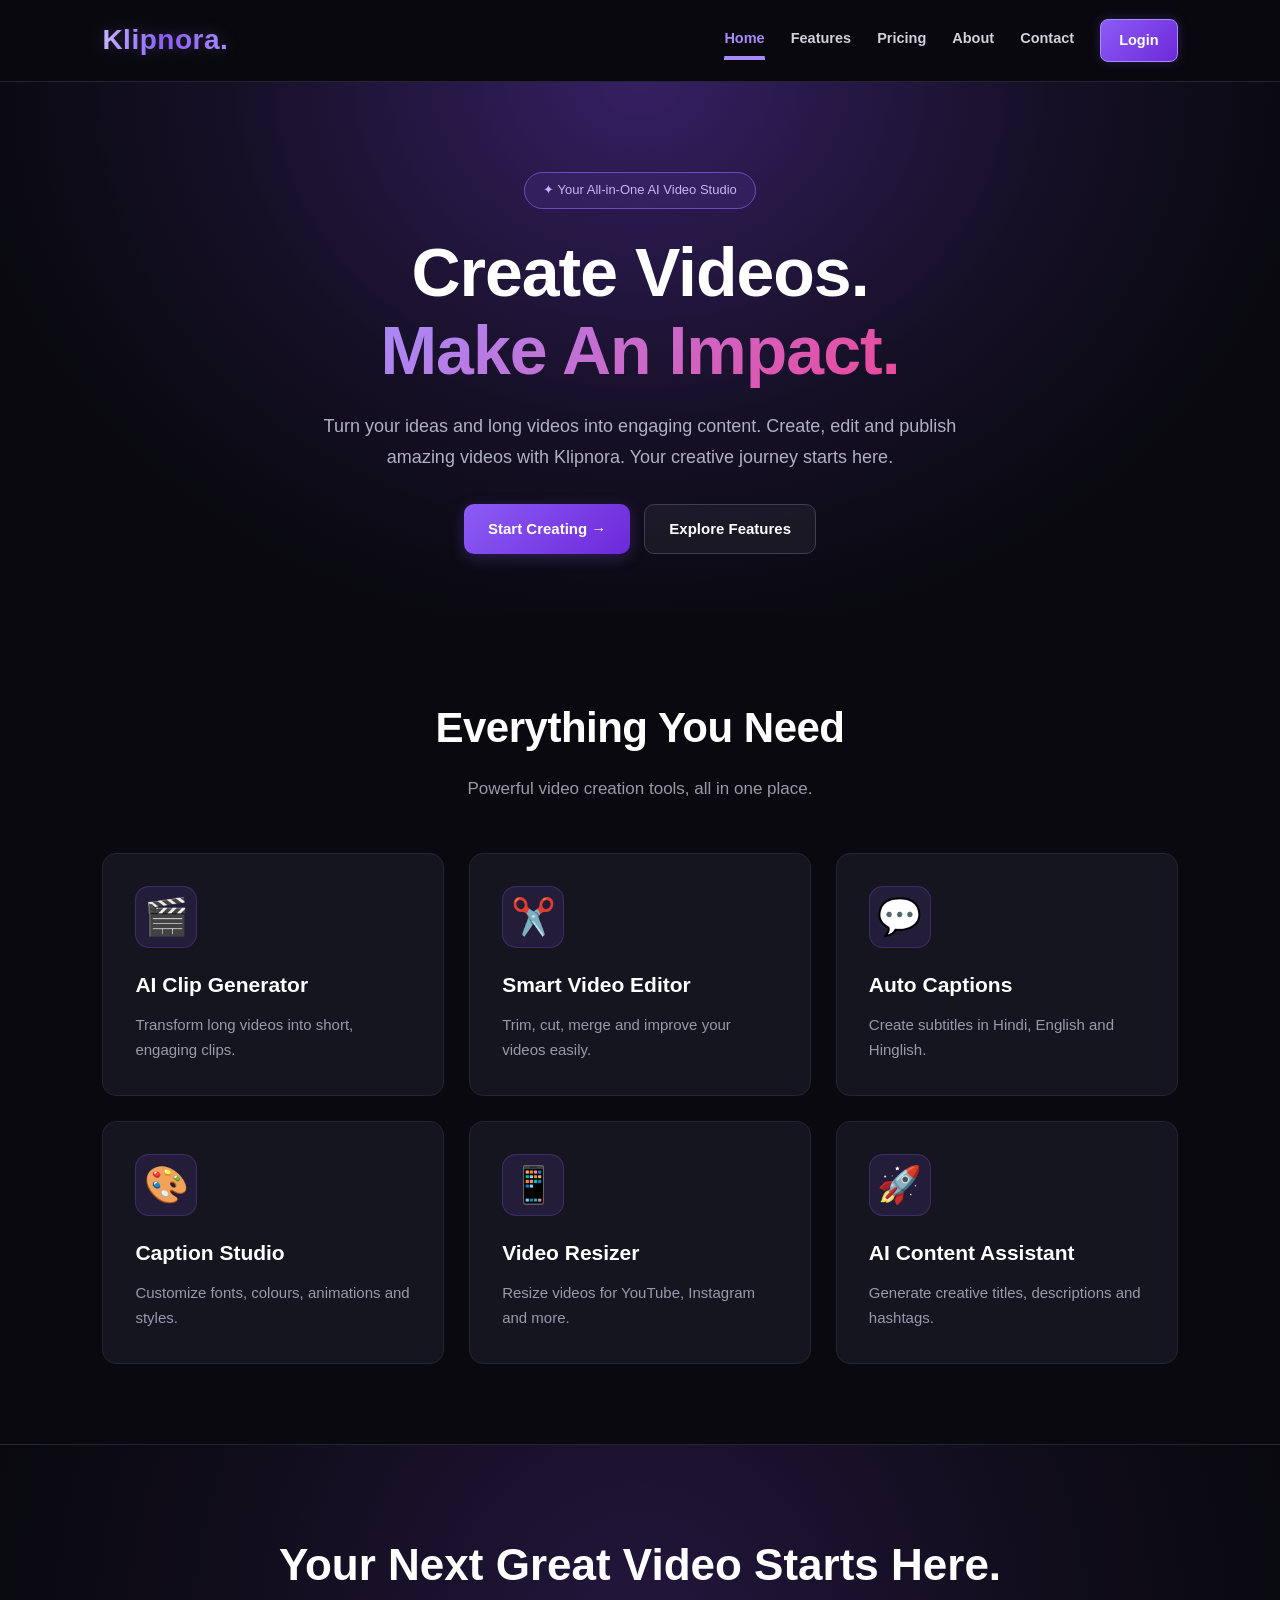
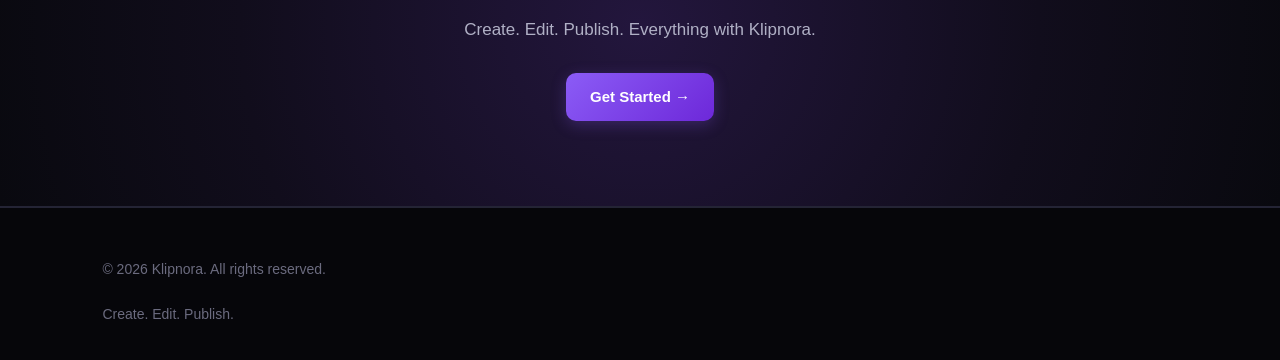
<file: index.html>
<!DOCTYPE html>
<html lang="en">

<head>
    <meta charset="UTF-8">
    <meta name="viewport" content="width=device-width, initial-scale=1.0">

    <meta name="description" content="Klipnora - Create, Edit and Publish amazing videos with AI.">

    <title>Klipnora - Create. Edit. Publish.</title>

    <link rel="stylesheet" href="css/style.css">
    <script src="js/script.js" defer></script>

    <style>
        /* NAVIGATION BAR STYLING */

        header nav a {
            color: #d1d1dc;
            font-weight: 700;
            text-decoration: none;
            padding-bottom: 8px;
            border-bottom: 2px solid transparent;
            transition: 0.3s ease;
        }

        header nav a:hover {
            color: #a78bfa;
        }

        header nav a.active {
            color: #a78bfa;
            border-bottom-color: #a78bfa;
        }

        /* KLIPNORA LOGO STYLING */

        header .logo {
            font-size: 28px;
            font-weight: 800;
            letter-spacing: 0.5px;
            background: linear-gradient(90deg, #c4b5fd, #8b5cf6, #a78bfa);
            -webkit-background-clip: text;
            background-clip: text;
            -webkit-text-fill-color: transparent;
            filter: drop-shadow(0 0 8px rgba(167, 139, 250, 0.25));
        }

        /* LOGIN TAB HIGHLIGHT */

        header nav a[href="auth/login.html"] {
            color: #ffffff;
            background: linear-gradient(135deg, #8b5cf6, #6d28d9);
            padding: 9px 18px;
            border: 1px solid #a78bfa;
            border-radius: 8px;
            box-shadow: 0 0 12px rgba(139, 92, 246, 0.25);
        }

        header nav a[href="auth/login.html"]:hover {
            color: #ffffff;
            background: linear-gradient(135deg, #a78bfa, #7c3aed);
            box-shadow: 0 0 18px rgba(139, 92, 246, 0.45);
        }
    </style>

</head>

<body>

    <header>
        <div class="logo">Klipnora.</div>

        <nav>
            <a href="index.html" class="active">Home</a>
            <a href="features.html">Features</a>
            <a href="pricing.html">Pricing</a>
            <a href="about.html">About</a>
            <a href="contact.html">Contact</a>
            <a href="auth/login.html">Login</a>
        </nav>
    </header>

    <main>

        <section class="hero">

            <div class="tag">
                ✦ Your All-in-One AI Video Studio
            </div>

            <h1>
                Create Videos.<br>
                <span>Make An Impact.</span>
            </h1>

            <p>
                Turn your ideas and long videos into engaging content.
                Create, edit and publish amazing videos with Klipnora.
                Your creative journey starts here.
            </p>

            <div class="buttons">

                <a href="auth/register.html" class="btn primary">
                    Start Creating →
                </a>

                <a href="#features" class="btn secondary">
                    Explore Features
                </a>

            </div>

        </section>

        <section id="features">

            <h2 class="section-title">
                Everything You Need
            </h2>

            <p class="section-description">
                Powerful video creation tools, all in one place.
            </p>

            <div class="features">

                <div class="feature-card">
                    <div class="icon">🎬</div>
                    <h3>AI Clip Generator</h3>
                    <p>Transform long videos into short, engaging clips.</p>
                </div>

                <div class="feature-card">
                    <div class="icon">✂️</div>
                    <h3>Smart Video Editor</h3>
                    <p>Trim, cut, merge and improve your videos easily.</p>
                </div>

                <div class="feature-card">
                    <div class="icon">💬</div>
                    <h3>Auto Captions</h3>
                    <p>Create subtitles in Hindi, English and Hinglish.</p>
                </div>

                <div class="feature-card">
                    <div class="icon">🎨</div>
                    <h3>Caption Studio</h3>
                    <p>Customize fonts, colours, animations and styles.</p>
                </div>

                <div class="feature-card">
                    <div class="icon">📱</div>
                    <h3>Video Resizer</h3>
                    <p>Resize videos for YouTube, Instagram and more.</p>
                </div>

                <div class="feature-card">
                    <div class="icon">🚀</div>
                    <h3>AI Content Assistant</h3>
                    <p>Generate creative titles, descriptions and hashtags.</p>
                </div>

            </div>

        </section>

        <section class="cta">

            <h2>Your Next Great Video Starts Here.</h2>

            <p>Create. Edit. Publish. Everything with Klipnora.</p>

            <a href="auth/register.html" class="btn primary">
                Get Started →
            </a>

        </section>

    </main>

    <footer>
        © 2026 Klipnora. All rights reserved.
        <br><br>
        Create. Edit. Publish.
    </footer>

</body>
</html>
</file>
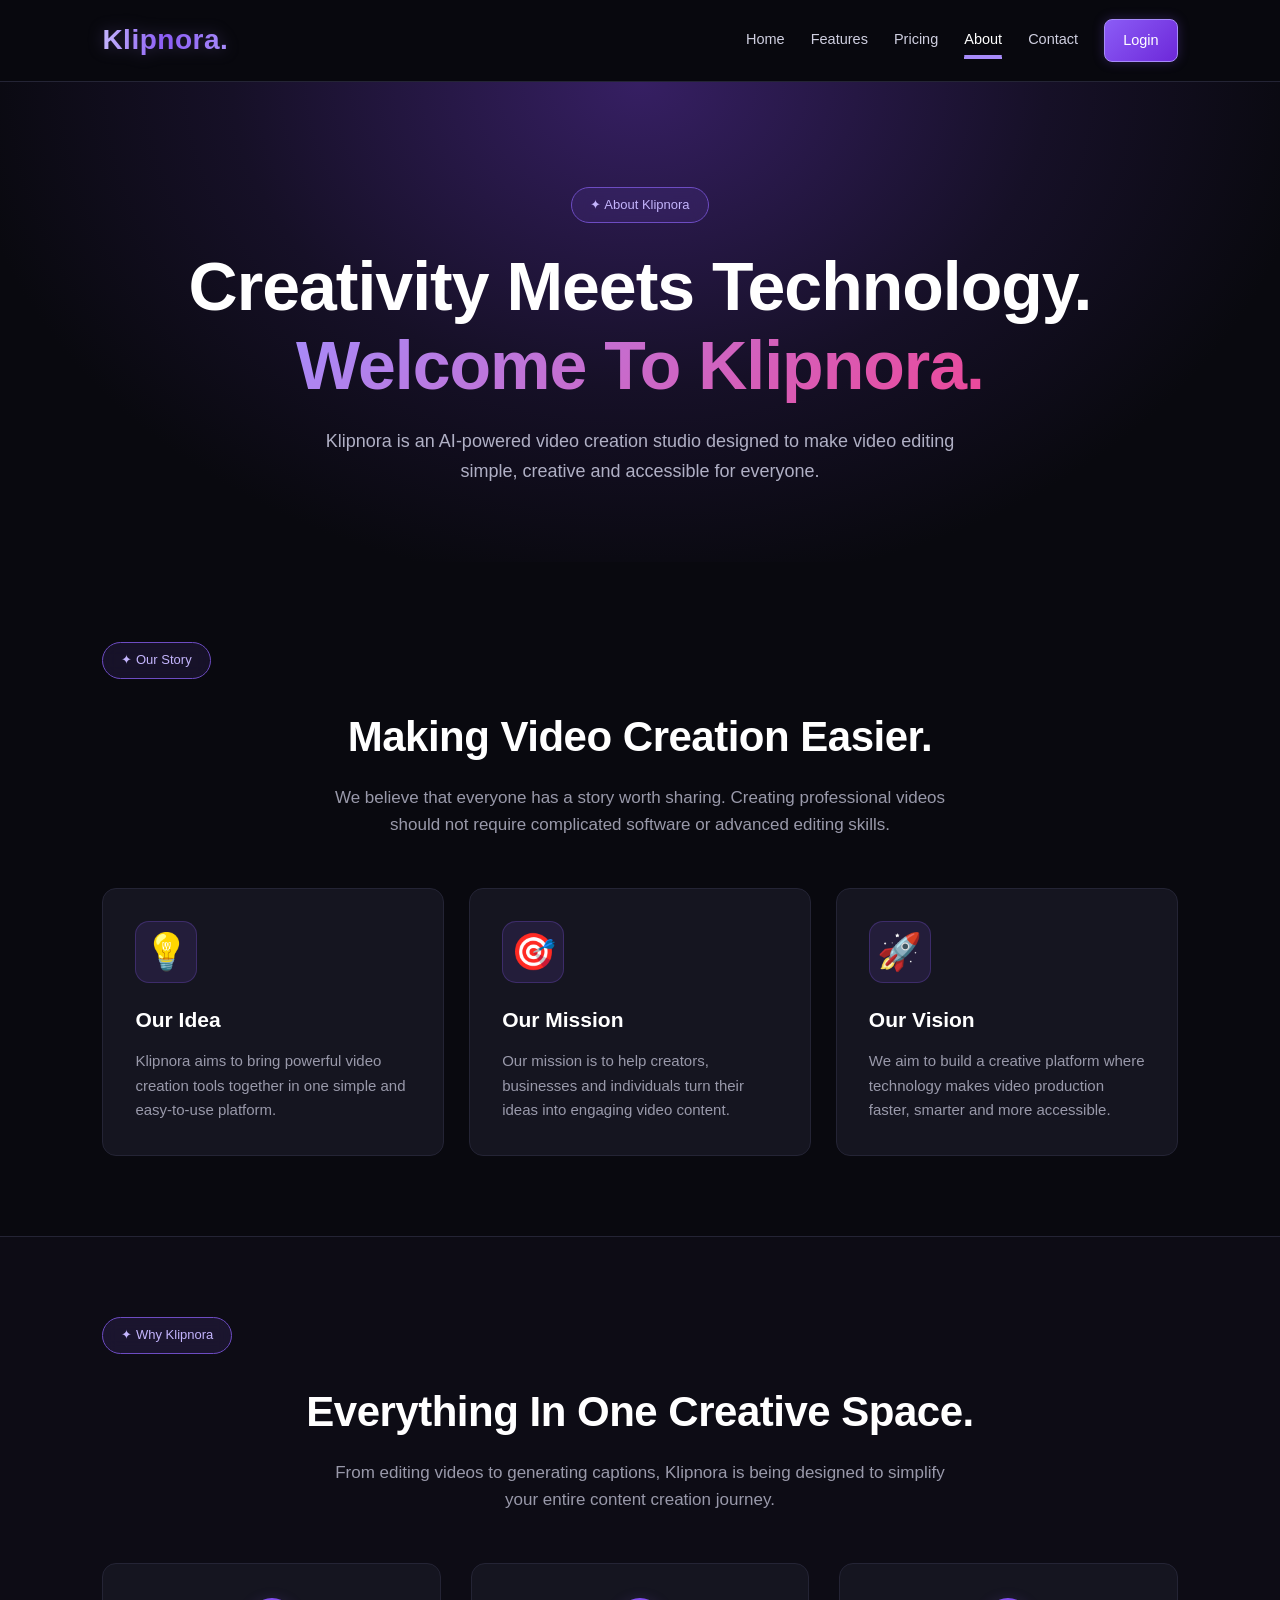
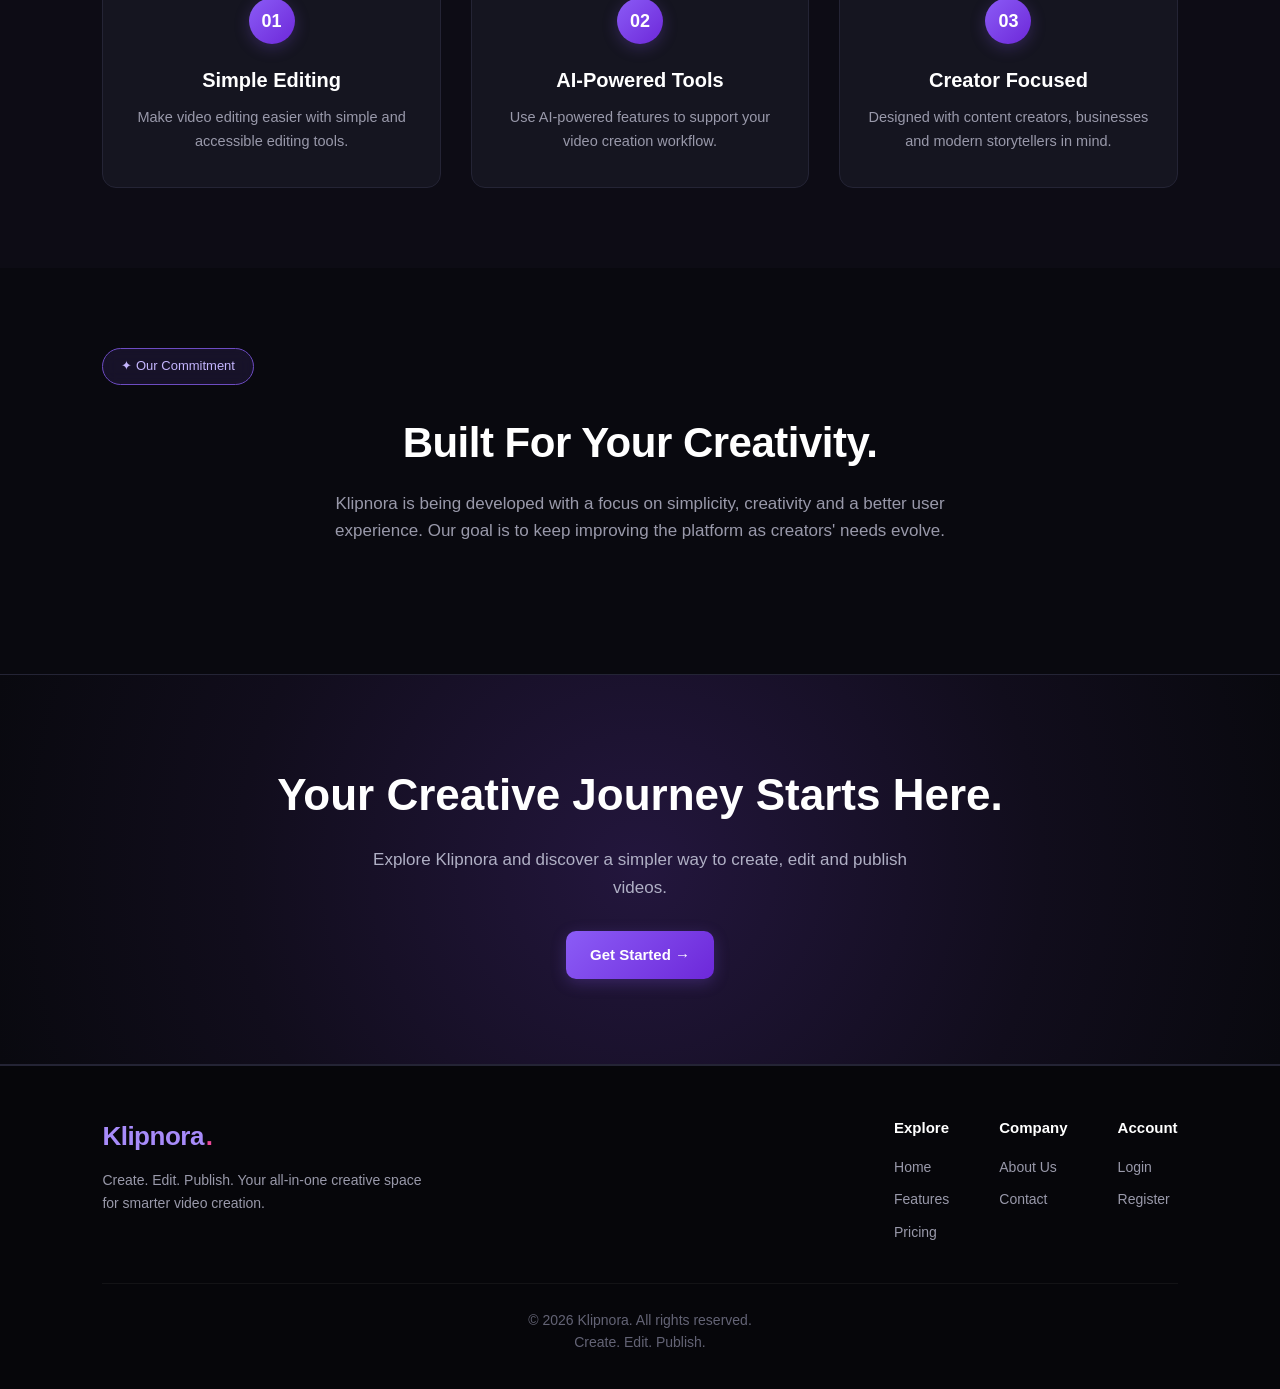
<file: about.html>
<!DOCTYPE html>
<html lang="en">

<head>
    <meta charset="UTF-8">
    <meta name="viewport" content="width=device-width, initial-scale=1.0">

    <meta name="description" content="Learn about Klipnora - Your all-in-one AI video creation and editing studio.">

    <title>About Us - Klipnora</title>

    <link rel="stylesheet" href="css/style.css">
    <script src="js/script.js" defer></script>

    <style>
        /* NAVIGATION BAR STYLING */

        header nav a {
            color: #d1d1dc;
            font-weight: 700;
            text-decoration: none;
            padding-bottom: 8px;
            border-bottom: 2px solid transparent;
            transition: 0.3s ease;
        }

        header nav a:hover {
            color: #a78bfa;
        }

        header nav a.active {
            color: #a78bfa;
            border-bottom-color: #a78bfa;
        }

        /* KLIPNORA LOGO STYLING */

        header .logo {
            font-size: 28px;
            font-weight: 800;
            letter-spacing: 0.5px;
            background: linear-gradient(90deg, #c4b5fd, #8b5cf6, #a78bfa);
            -webkit-background-clip: text;
            background-clip: text;
            -webkit-text-fill-color: transparent;
            filter: drop-shadow(0 0 8px rgba(167, 139, 250, 0.25));
        }

        /* LOGIN TAB HIGHLIGHT */

        header nav a[href="auth/login.html"] {
            color: #ffffff;
            background: linear-gradient(135deg, #8b5cf6, #6d28d9);
            padding: 9px 18px;
            border: 1px solid #a78bfa;
            border-radius: 8px;
            box-shadow: 0 0 12px rgba(139, 92, 246, 0.25);
        }

        header nav a[href="auth/login.html"]:hover {
            color: #ffffff;
            background: linear-gradient(135deg, #a78bfa, #7c3aed);
            box-shadow: 0 0 18px rgba(139, 92, 246, 0.45);
        }
    </style>
</head>

<body>

    <!-- HEADER / NAVIGATION -->
    <header class="header">

        <a href="index.html" class="logo">
            Klipnora.
        </a>

        <nav class="navbar">
            <a href="index.html">Home</a>
            <a href="features.html">Features</a>
            <a href="pricing.html">Pricing</a>
            <a href="about.html" class="active">About</a>
            <a href="contact.html">Contact</a>
            <a href="auth/login.html">Login</a>
        </nav>

    </header>


    <main>

        <!-- HERO SECTION -->
        <section class="hero">

            <div class="hero-tag">
                ✦ About Klipnora
            </div>

            <h1>
                Creativity Meets Technology.<br>
                <span>Welcome To Klipnora.</span>
            </h1>

            <p class="hero-description">
                Klipnora is an AI-powered video creation studio designed
                to make video editing simple, creative and accessible
                for everyone.
            </p>

        </section>


        <!-- OUR STORY -->
        <section>

            <div class="section-heading">

                <span class="hero-tag">
                    ✦ Our Story
                </span>

                <h2>
                    Making Video Creation Easier.
                </h2>

                <p>
                    We believe that everyone has a story worth sharing.
                    Creating professional videos should not require
                    complicated software or advanced editing skills.
                </p>

            </div>

            <div class="features-grid">

                <div class="feature-card">

                    <div class="feature-icon">💡</div>

                    <h3>Our Idea</h3>

                    <p>
                        Klipnora aims to bring powerful video creation
                        tools together in one simple and easy-to-use
                        platform.
                    </p>

                </div>


                <div class="feature-card">

                    <div class="feature-icon">🎯</div>

                    <h3>Our Mission</h3>

                    <p>
                        Our mission is to help creators, businesses
                        and individuals turn their ideas into
                        engaging video content.
                    </p>

                </div>


                <div class="feature-card">

                    <div class="feature-icon">🚀</div>

                    <h3>Our Vision</h3>

                    <p>
                        We aim to build a creative platform where
                        technology makes video production faster,
                        smarter and more accessible.
                    </p>

                </div>

            </div>

        </section>


        <!-- WHY KLIPNORA -->
        <section style="background: #0d0c15; border-top: 1px solid #242435;">

            <div class="section-heading">

                <span class="hero-tag">
                    ✦ Why Klipnora
                </span>

                <h2>
                    Everything In One Creative Space.
                </h2>

                <p>
                    From editing videos to generating captions,
                    Klipnora is being designed to simplify your
                    entire content creation journey.
                </p>

            </div>


            <div class="steps-grid">

                <div class="step-card">

                    <div class="step-number">01</div>

                    <h4>Simple Editing</h4>

                    <p>
                        Make video editing easier with simple
                        and accessible editing tools.
                    </p>

                </div>


                <div class="step-card">

                    <div class="step-number">02</div>

                    <h4>AI-Powered Tools</h4>

                    <p>
                        Use AI-powered features to support
                        your video creation workflow.
                    </p>

                </div>


                <div class="step-card">

                    <div class="step-number">03</div>

                    <h4>Creator Focused</h4>

                    <p>
                        Designed with content creators,
                        businesses and modern storytellers in mind.
                    </p>

                </div>

            </div>

        </section>


        <!-- OUR COMMITMENT -->
        <section>

            <div class="section-heading">

                <span class="hero-tag">
                    ✦ Our Commitment
                </span>

                <h2>
                    Built For Your Creativity.
                </h2>

                <p>
                    Klipnora is being developed with a focus on
                    simplicity, creativity and a better user experience.
                    Our goal is to keep improving the platform
                    as creators' needs evolve.
                </p>

            </div>

        </section>


        <!-- CTA SECTION -->
        <section class="cta-section">

            <h2>
                Your Creative Journey Starts Here.
            </h2>

            <p>
                Explore Klipnora and discover a simpler way
                to create, edit and publish videos.
            </p>

            <a href="auth/register.html" class="btn btn-primary">
                Get Started →
            </a>

        </section>

    </main>


    <!-- FOOTER -->
    <footer class="footer">

        <div class="footer-top">

            <div class="footer-brand">

                <a href="index.html" class="logo">
                    Klipnora<span>.</span>
                </a>

                <p>
                    Create. Edit. Publish.

                    Your all-in-one creative space
                    for smarter video creation.
                </p>

            </div>


            <div class="footer-links">

                <div class="footer-col">

                    <h5>Explore</h5>

                    <ul>
                        <li><a href="index.html">Home</a></li>
                        <li><a href="features.html">Features</a></li>
                        <li><a href="pricing.html">Pricing</a></li>
                    </ul>

                </div>


                <div class="footer-col">

                    <h5>Company</h5>

                    <ul>
                        <li><a href="about.html">About Us</a></li>
                        <li><a href="contact.html">Contact</a></li>
                    </ul>

                </div>


                <div class="footer-col">

                    <h5>Account</h5>

                    <ul>
                        <li><a href="auth/login.html">Login</a></li>
                        <li><a href="auth/register.html">Register</a></li>
                    </ul>

                </div>

            </div>

        </div>


        <div class="footer-bottom">

            © <span id="current-year">2026</span> Klipnora.
            All rights reserved.

            <br>

            Create. Edit. Publish.

        </div>

    </footer>

</body>
</html>
</file>
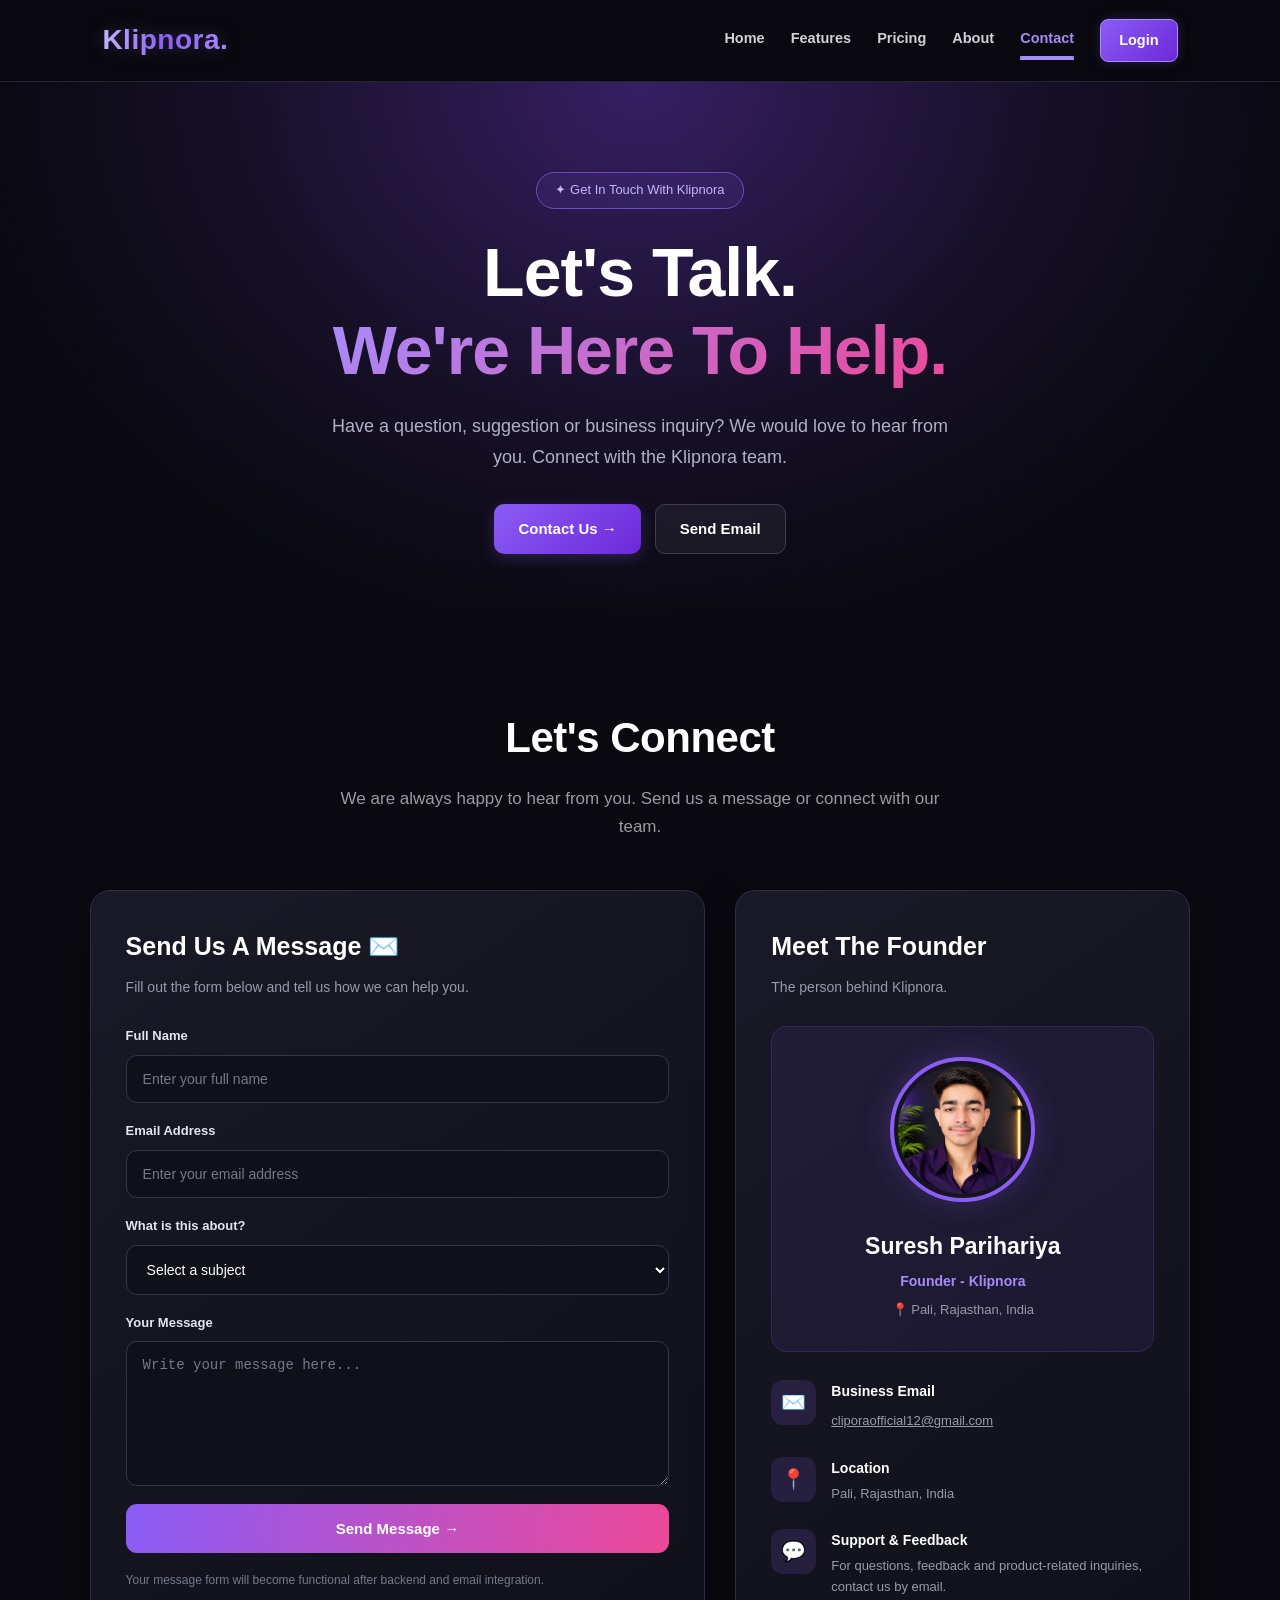
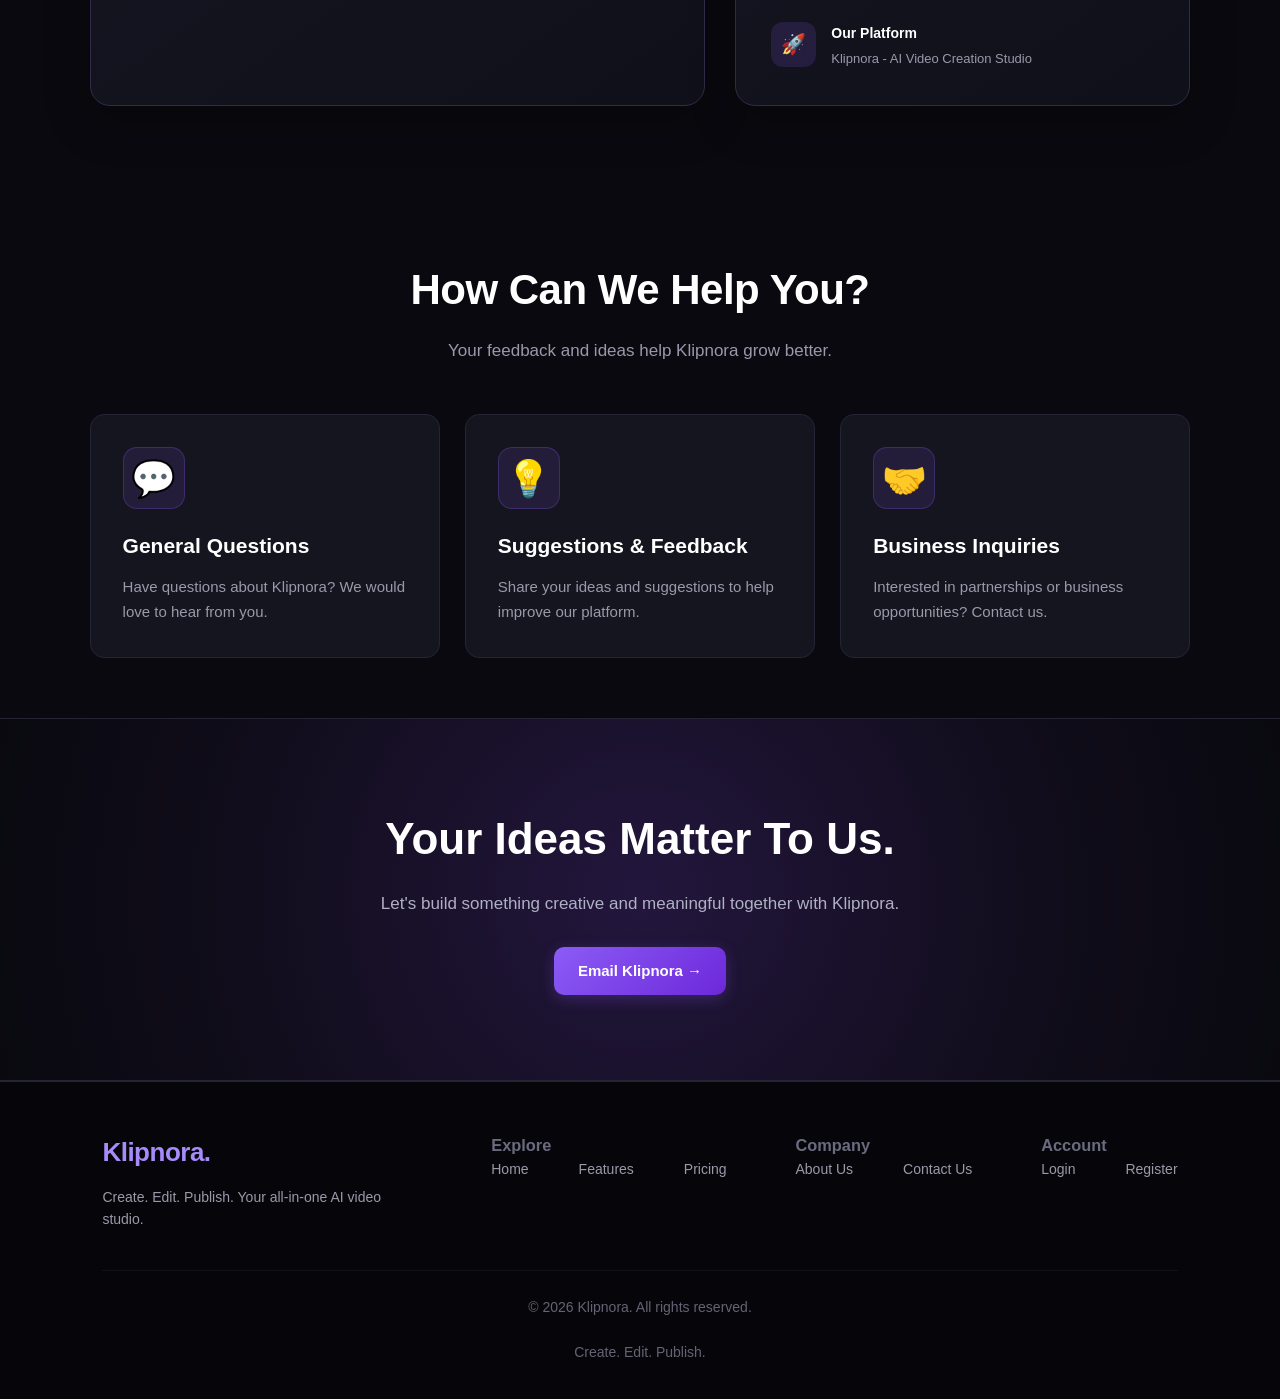
<file: contact.html>
<!DOCTYPE html>
<html lang="en">

<head>
    <meta charset="UTF-8">
    <meta name="viewport" content="width=device-width, initial-scale=1.0">

    <meta name="description" content="Contact Klipnora for support, feedback and business inquiries.">

    <title>Contact Us - Klipnora</title>

    <link rel="stylesheet" href="css/style.css">
    <script src="js/script.js" defer></script>

    <style>
        /* NAVIGATION BAR STYLING */

        header nav a {
            color: #d1d1dc;
            font-weight: 700;
            text-decoration: none;
            padding-bottom: 8px;
            border-bottom: 2px solid transparent;
            transition: 0.3s ease;
        }

        header nav a:hover {
            color: #a78bfa;
        }

        header nav a.active {
            color: #a78bfa;
            border-bottom-color: #a78bfa;
        }

        /* KLIPNORA LOGO STYLING */

        header .logo {
            font-size: 28px;
            font-weight: 800;
            letter-spacing: 0.5px;
            background: linear-gradient(90deg, #c4b5fd, #8b5cf6, #a78bfa);
            -webkit-background-clip: text;
            background-clip: text;
            -webkit-text-fill-color: transparent;
            filter: drop-shadow(0 0 8px rgba(167, 139, 250, 0.25));
        }

        /* LOGIN TAB HIGHLIGHT */

        header nav a[href="auth/login.html"] {
            color: #ffffff;
            background: linear-gradient(135deg, #8b5cf6, #6d28d9);
            padding: 9px 18px;
            border: 1px solid #a78bfa;
            border-radius: 8px;
            box-shadow: 0 0 12px rgba(139, 92, 246, 0.25);
        }

        header nav a[href="auth/login.html"]:hover {
            color: #ffffff;
            background: linear-gradient(135deg, #a78bfa, #7c3aed);
            box-shadow: 0 0 18px rgba(139, 92, 246, 0.45);
        }

        /* CONTACT PAGE */

        .contact-section {
            padding: 90px 7%;
        }

        .contact-container {
            max-width: 1150px;
            margin: 45px auto 0;
            display: grid;
            grid-template-columns: 1.15fr 0.85fr;
            gap: 30px;
            align-items: stretch;
        }

        .contact-form-card,
        .contact-info-card {
            background: linear-gradient(
                145deg,
                #191927,
                #10101a
            );
            border: 1px solid #302b48;
            border-radius: 20px;
            padding: 35px;
            box-shadow: 0 15px 45px rgba(0,0,0,0.25);
        }

        .contact-form-card h2,
        .contact-info-card h2 {
            font-size: 25px;
            margin-bottom: 10px;
        }

        .contact-subtitle {
            color: #9999aa;
            font-size: 14px;
            margin-bottom: 28px;
        }

        .contact-form {
            display: flex;
            flex-direction: column;
            gap: 18px;
        }

        .form-group {
            display: flex;
            flex-direction: column;
            gap: 8px;
        }

        .form-group label {
            color: #e5e5ee;
            font-size: 13px;
            font-weight: 600;
        }

        .form-group input,
        .form-group textarea,
        .form-group select {
            width: 100%;
            padding: 15px 16px;
            background: #10101a;
            color: #ffffff;
            border: 1px solid #343448;
            border-radius: 11px;
            outline: none;
            font-size: 14px;
            margin: 0;
            transition: 0.3s ease;
        }

        .form-group input:focus,
        .form-group textarea:focus,
        .form-group select:focus {
            border-color: #8b5cf6;
            box-shadow: 0 0 0 3px rgba(139,92,246,0.12);
        }

        .form-group textarea {
            min-height: 145px;
            resize: vertical;
        }

        .form-group input::placeholder,
        .form-group textarea::placeholder {
            color: #77778b;
        }

        .contact-submit {
            width: 100%;
            padding: 16px;
            border: none;
            border-radius: 11px;
            color: white;
            font-size: 15px;
            font-weight: 700;
            cursor: pointer;
            background: linear-gradient(
                100deg,
                #8b5cf6,
                #ec4899
            );
            transition: 0.3s ease;
        }

        .contact-submit:hover {
            transform: translateY(-3px);
            box-shadow: 0 10px 25px rgba(139,92,246,0.25);
        }

        .contact-note {
            color: #77778b;
            font-size: 12px;
            line-height: 1.6;
        }

        /* FOUNDER PROFILE */

        .founder-card {
            text-align: center;
            padding: 30px 15px;
            margin-bottom: 28px;
            border-radius: 16px;
            background: rgba(139,92,246,0.08);
            border: 1px solid rgba(139,92,246,0.18);
        }

        .founder-photo {
            width: 145px;
            height: 145px;
            border-radius: 50%;
            object-fit: cover;
            object-position: center;
            border: 4px solid #8b5cf6;
            padding: 4px;
            background: #151520;
            margin: 0 auto 18px;
            box-shadow: 0 0 30px rgba(139,92,246,0.25);
        }

        .founder-card h3 {
            font-size: 23px;
            margin-bottom: 5px;
        }

        .founder-role {
            color: #a78bfa;
            font-size: 14px;
            font-weight: 700;
        }

        .founder-location {
            color: #9999aa;
            font-size: 13px;
            margin-top: 8px;
        }

        /* CONTACT DETAILS */

        .contact-detail {
            display: flex;
            align-items: flex-start;
            gap: 15px;
            margin-top: 24px;
        }

        .contact-detail-icon {
            min-width: 45px;
            height: 45px;
            display: flex;
            align-items: center;
            justify-content: center;
            border-radius: 12px;
            background: rgba(139,92,246,0.15);
            font-size: 20px;
        }

        .contact-detail h3 {
            font-size: 14px;
            margin-bottom: 5px;
        }

        .contact-detail p,
        .contact-detail a {
            color: #9999aa;
            font-size: 13px;
            overflow-wrap: anywhere;
        }

        .contact-detail a:hover {
            color: #a78bfa;
        }

        /* RESPONSIVE */

        @media (max-width: 800px) {
            .contact-container {
                grid-template-columns: 1fr;
            }
        }

        @media (max-width: 600px) {
            .contact-section {
                padding: 65px 5%;
            }

            .contact-form-card,
            .contact-info-card {
                padding: 23px;
            }

            .contact-form-card h2,
            .contact-info-card h2 {
                font-size: 22px;
            }

            .founder-photo {
                width: 125px;
                height: 125px;
            }
        }
    </style>

</head>

<body>

    <!-- HEADER -->

    <header>
        <div class="logo">Klipnora.</div>

        <nav>
            <a href="index.html">Home</a>
            <a href="features.html">Features</a>
            <a href="pricing.html">Pricing</a>
            <a href="about.html">About</a>
            <a href="contact.html" class="active">Contact</a>
            <a href="auth/login.html">Login</a>
        </nav>
    </header>


    <main>

        <!-- HERO -->

        <section class="hero">

            <div class="tag">
                ✦ Get In Touch With Klipnora
            </div>

            <h1>
                Let's Talk.<br>
                <span>We're Here To Help.</span>
            </h1>

            <p>
                Have a question, suggestion or business inquiry?
                We would love to hear from you.
                Connect with the Klipnora team.
            </p>

            <div class="buttons">

                <a href="#contact-details" class="btn primary">
                    Contact Us →
                </a>

                <a href="mailto:cliporaofficial12@gmail.com"
                   class="btn secondary">
                    Send Email
                </a>

            </div>

        </section>


        <!-- CONTACT SECTION -->

        <section class="contact-section" id="contact-details">

            <h2 class="section-title">
                Let's Connect
            </h2>

            <p class="section-description">
                We are always happy to hear from you.
                Send us a message or connect with our team.
            </p>


            <div class="contact-container">


                <!-- CONTACT FORM -->

                <div class="contact-form-card">

                    <h2>Send Us A Message ✉️</h2>

                    <p class="contact-subtitle">
                        Fill out the form below and tell us
                        how we can help you.
                    </p>


                    <form class="contact-form">

                        <div class="form-group">

                            <label for="name">
                                Full Name
                            </label>

                            <input
                                type="text"
                                id="name"
                                name="name"
                                placeholder="Enter your full name"
                                autocomplete="name"
                                required
                            >

                        </div>


                        <div class="form-group">

                            <label for="email">
                                Email Address
                            </label>

                            <input
                                type="email"
                                id="email"
                                name="email"
                                placeholder="Enter your email address"
                                autocomplete="email"
                                required
                            >

                        </div>


                        <div class="form-group">

                            <label for="subject">
                                What is this about?
                            </label>

                            <select
                                id="subject"
                                name="subject"
                                required
                            >

                                <option value="" disabled selected>
                                    Select a subject
                                </option>

                                <option value="General Inquiry">
                                    General Inquiry
                                </option>

                                <option value="Technical Support">
                                    Technical Support
                                </option>

                                <option value="Feedback">
                                    Feedback & Suggestions
                                </option>

                                <option value="Business Partnership">
                                    Business Partnership
                                </option>

                                <option value="Other">
                                    Other
                                </option>

                            </select>

                        </div>


                        <div class="form-group">

                            <label for="message">
                                Your Message
                            </label>

                            <textarea
                                id="message"
                                name="message"
                                placeholder="Write your message here..."
                                required
                            ></textarea>

                        </div>


                        <button
                            type="button"
                            class="contact-submit"
                        >
                            Send Message →
                        </button>


                        <p class="contact-note">
                            Your message form will become functional
                            after backend and email integration.
                        </p>

                    </form>

                </div>



                <!-- FOUNDER AND CONTACT DETAILS -->

                <div class="contact-info-card">

                    <h2>Meet The Founder</h2>

                    <p class="contact-subtitle">
                        The person behind Klipnora.
                    </p>


                    <!-- FOUNDER PHOTO -->

                    <div class="founder-card">

                        <img
                            src="images/founder.jpg"
                            alt="Suresh Parihariya - Founder of Klipnora"
                            class="founder-photo"
                        >

                        <h3>Suresh Parihariya</h3>

                        <p class="founder-role">
                            Founder - Klipnora
                        </p>

                        <p class="founder-location">
                            📍 Pali, Rajasthan, India
                        </p>

                    </div>


                    <!-- EMAIL -->

                    <div class="contact-detail">

                        <div class="contact-detail-icon">
                            ✉️
                        </div>

                        <div>

                            <h3>Business Email</h3>

                            <a href="mailto:cliporaofficial12@gmail.com">
                                cliporaofficial12@gmail.com
                            </a>

                        </div>

                    </div>


                    <!-- LOCATION -->

                    <div class="contact-detail">

                        <div class="contact-detail-icon">
                            📍
                        </div>

                        <div>

                            <h3>Location</h3>

                            <p>
                                Pali, Rajasthan, India
                            </p>

                        </div>

                    </div>


                    <!-- SUPPORT -->

                    <div class="contact-detail">

                        <div class="contact-detail-icon">
                            💬
                        </div>

                        <div>

                            <h3>Support & Feedback</h3>

                            <p>
                                For questions, feedback and
                                product-related inquiries,
                                contact us by email.
                            </p>

                        </div>

                    </div>


                    <!-- WEBSITE -->

                    <div class="contact-detail">

                        <div class="contact-detail-icon">
                            🚀
                        </div>

                        <div>

                            <h3>Our Platform</h3>

                            <p>
                                Klipnora - AI Video Creation Studio
                            </p>

                        </div>

                    </div>

                </div>

            </div>

        </section>


        <!-- WHY CONTACT US -->

        <section style="padding: 60px 7%;">

            <h2 class="section-title">
                How Can We Help You?
            </h2>

            <p class="section-description">
                Your feedback and ideas help Klipnora grow better.
            </p>


            <div class="features">

                <div class="feature-card">

                    <div class="feature-icon">💬</div>

                    <h3>General Questions</h3>

                    <p>
                        Have questions about Klipnora?
                        We would love to hear from you.
                    </p>

                </div>


                <div class="feature-card">

                    <div class="feature-icon">💡</div>

                    <h3>Suggestions & Feedback</h3>

                    <p>
                        Share your ideas and suggestions
                        to help improve our platform.
                    </p>

                </div>


                <div class="feature-card">

                    <div class="feature-icon">🤝</div>

                    <h3>Business Inquiries</h3>

                    <p>
                        Interested in partnerships or
                        business opportunities? Contact us.
                    </p>

                </div>

            </div>

        </section>


        <!-- CTA -->

        <section class="cta">

            <h2>Your Ideas Matter To Us.</h2>

            <p>
                Let's build something creative and meaningful
                together with Klipnora.
            </p>

            <a href="mailto:cliporaofficial12@gmail.com"
               class="btn primary">
                Email Klipnora →
            </a>

        </section>

    </main>



    <!-- FOOTER -->

    <footer>

        <div class="footer-top">

            <div class="footer-brand">

                <div class="logo">Klipnora.</div>

                <p>
                    Create. Edit. Publish.
                    Your all-in-one AI video studio.
                </p>

            </div>


            <div class="footer-col">

                <h3>Explore</h3>

                <div class="footer-links">

                    <a href="index.html">Home</a>
                    <a href="features.html">Features</a>
                    <a href="pricing.html">Pricing</a>

                </div>

            </div>


            <div class="footer-col">

                <h3>Company</h3>

                <div class="footer-links">

                    <a href="about.html">About Us</a>
                    <a href="contact.html">Contact Us</a>

                </div>

            </div>


            <div class="footer-col">

                <h3>Account</h3>

                <div class="footer-links">

                    <a href="auth/login.html">Login</a>
                    <a href="auth/register.html">Register</a>

                </div>

            </div>

        </div>


        <div class="footer-bottom">

            © <span id="current-year">2026</span>
            Klipnora. All rights reserved.

            <br><br>

            Create. Edit. Publish.

        </div>

    </footer>

</body>
</html>
</file>
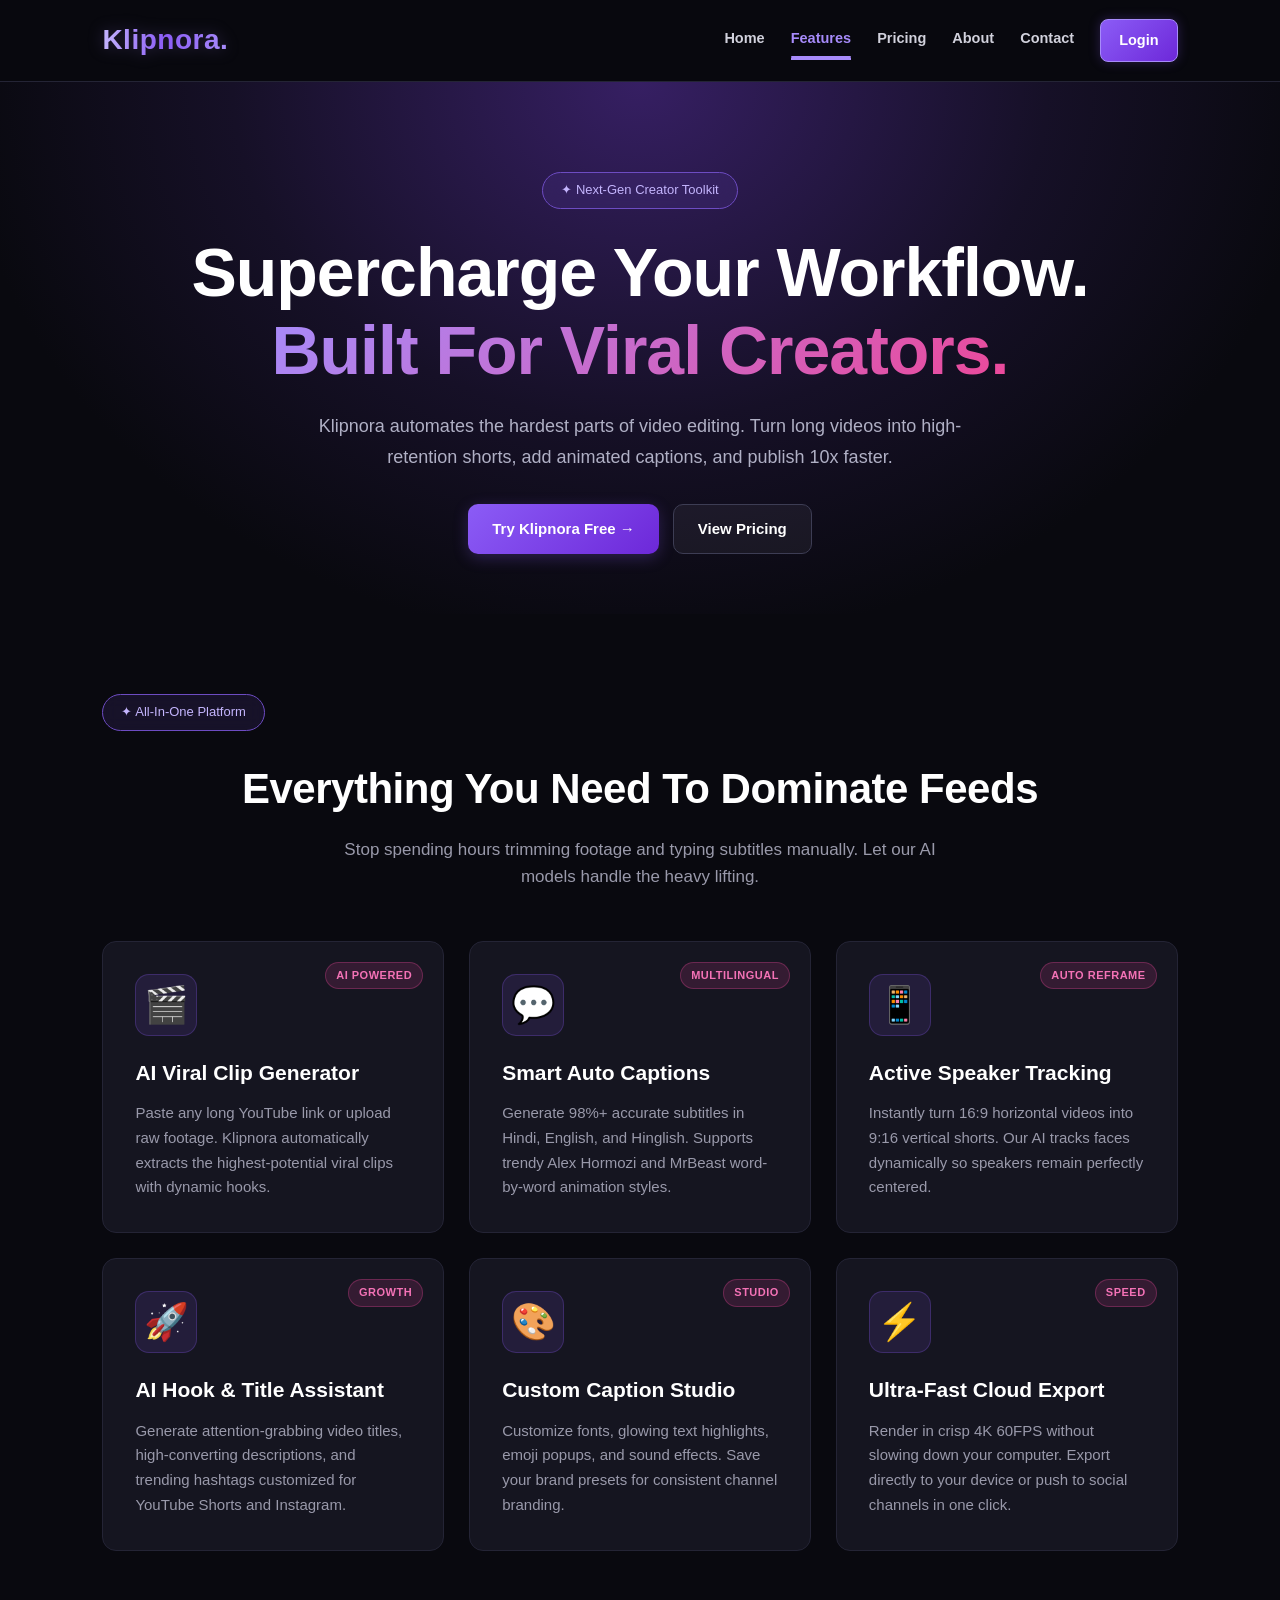
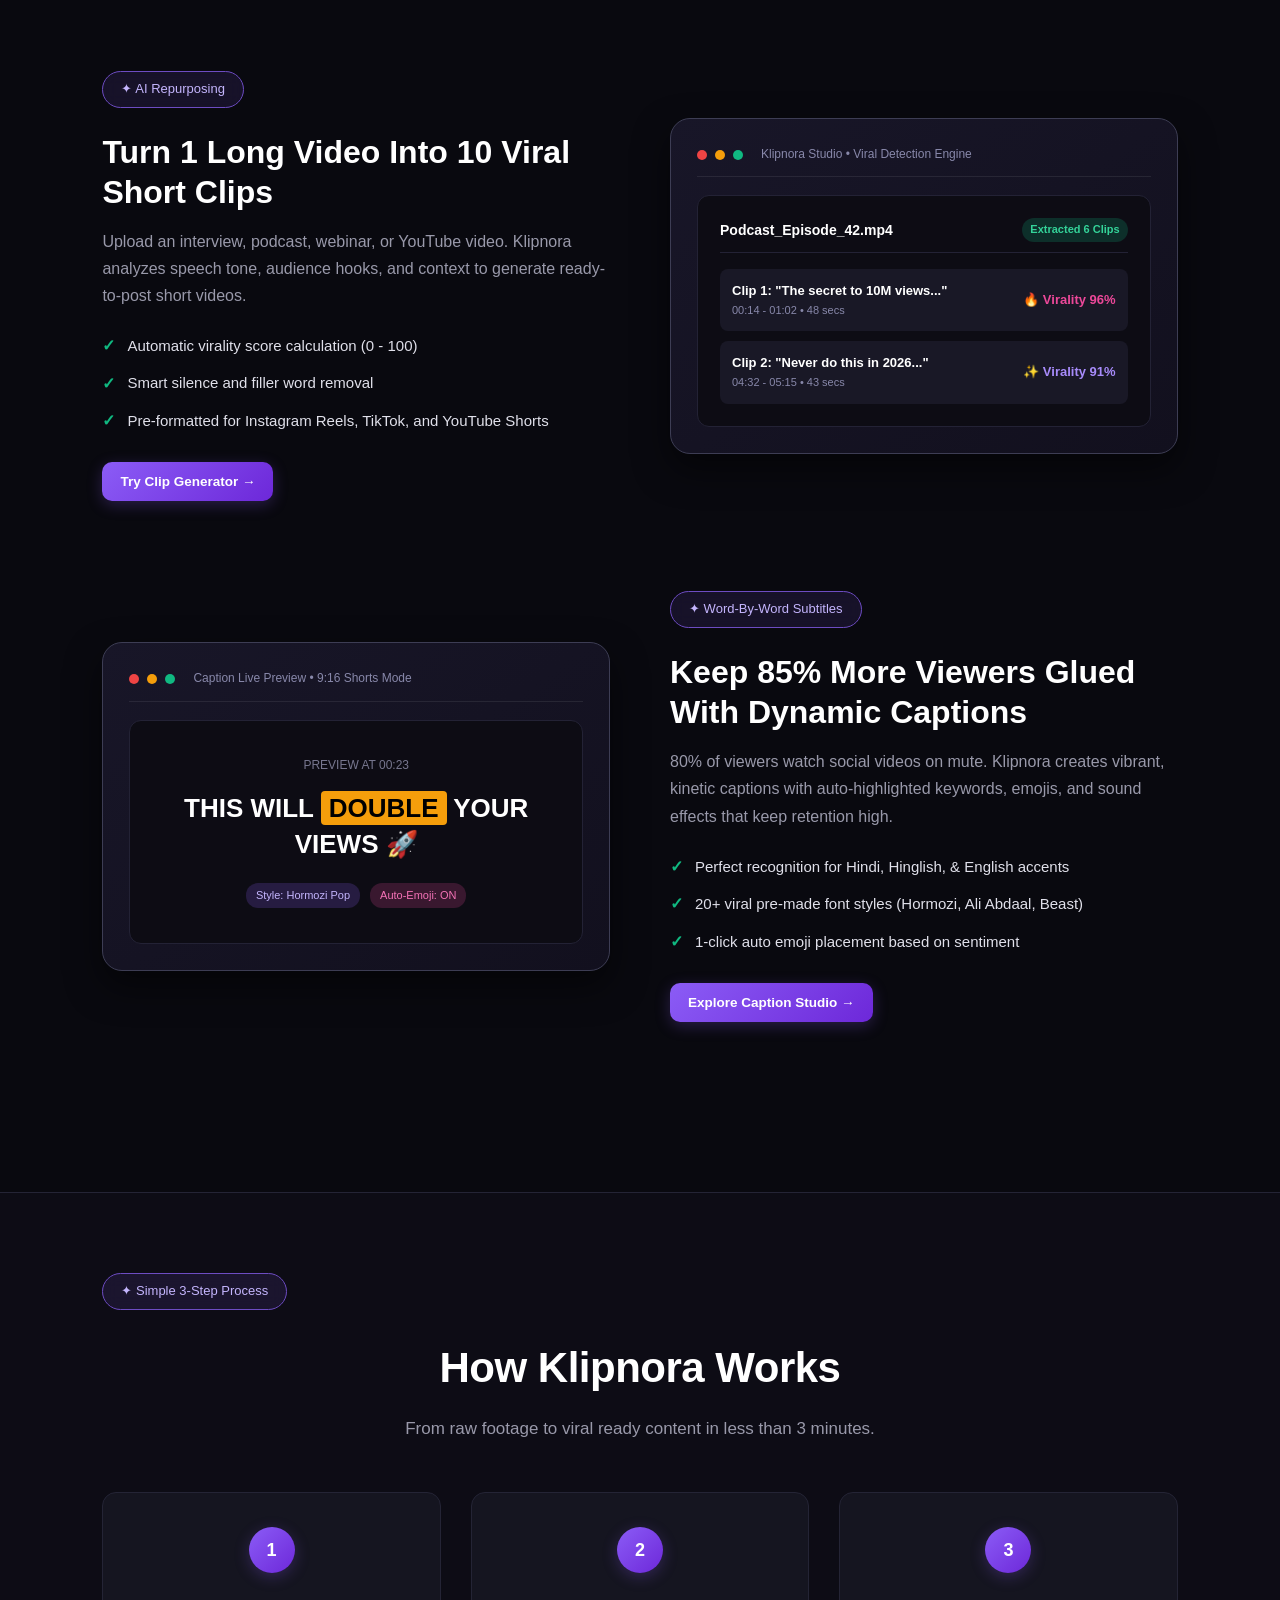
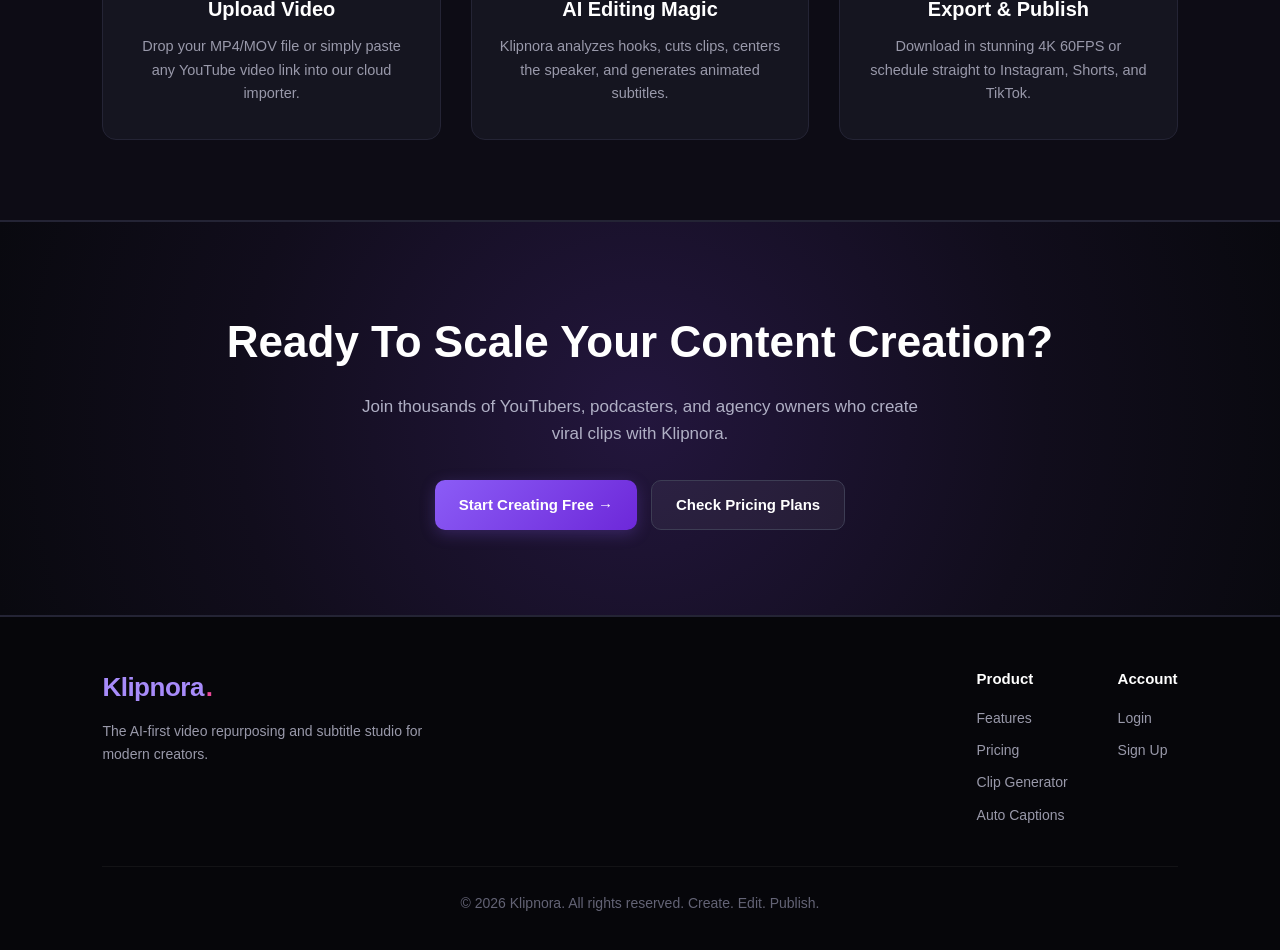
<file: features.html>
<!DOCTYPE html>
<html lang="en">
<head>
    <meta charset="UTF-8">
    <meta name="viewport" content="width=device-width, initial-scale=1.0">
    <meta name="description" content="Explore Klipnora's AI-powered video editing tools: viral clip generation, auto captions in Hindi & English, smart reframing, and more.">
    <title>Features - Klipnora AI Video Studio</title>

    <link rel="stylesheet" href="css/style.css">
    <script src="js/script.js" defer></script>

    <style>
        /* NAVIGATION BAR STYLING */

        header nav a {
            color: #d1d1dc;
            font-weight: 700;
            text-decoration: none;
            padding-bottom: 8px;
            border-bottom: 2px solid transparent;
            transition: 0.3s ease;
        }

        header nav a:hover {
            color: #a78bfa;
        }

        header nav a.active {
            color: #a78bfa;
            border-bottom-color: #a78bfa;
        }

        /* KLIPNORA LOGO STYLING */

        header .logo {
            font-size: 28px;
            font-weight: 800;
            letter-spacing: 0.5px;
            background: linear-gradient(90deg, #c4b5fd, #8b5cf6, #a78bfa);
            -webkit-background-clip: text;
            background-clip: text;
            -webkit-text-fill-color: transparent;
            filter: drop-shadow(0 0 8px rgba(167, 139, 250, 0.25));
        }

        /* LOGIN TAB HIGHLIGHT */

        header nav a[href="auth/login.html"] {
            color: #ffffff;
            background: linear-gradient(135deg, #8b5cf6, #6d28d9);
            padding: 9px 18px;
            border: 1px solid #a78bfa;
            border-radius: 8px;
            box-shadow: 0 0 12px rgba(139, 92, 246, 0.25);
        }

        header nav a[href="auth/login.html"]:hover {
            color: #ffffff;
            background: linear-gradient(135deg, #a78bfa, #7c3aed);
            box-shadow: 0 0 18px rgba(139, 92, 246, 0.45);
        }
    </style>
</head>
<body>

    <!-- HEADER / NAVIGATION -->
    <header>
        <div class="logo">Klipnora.</div>

        <nav>
            <a href="index.html">Home</a>
            <a href="index.html#features" class="active">Features</a>
            <a href="pricing.html">Pricing</a>
            <a href="about.html">About</a>
            <a href="contact.html">Contact</a>
            <a href="auth/login.html">Login</a>
        </nav>
    </header>

    <main>
        <!-- HERO SECTION -->
        <section class="hero">
            <div class="hero-tag">
                ✦ Next-Gen Creator Toolkit
            </div>

            <h1>
                Supercharge Your Workflow.<br>
                <span>Built For Viral Creators.</span>
            </h1>

            <p class="hero-description">
                Klipnora automates the hardest parts of video editing. Turn long videos into high-retention shorts, add animated captions, and publish 10x faster.
            </p>

            <div class="hero-actions">
                <a href="auth/register.html" class="btn btn-primary">
                    Try Klipnora Free →
                </a>
                <a href="pricing.html" class="btn btn-secondary">
                    View Pricing
                </a>
            </div>
        </section>

        <!-- CORE FEATURES GRID -->
        <section id="features">
            <div class="section-heading">
                <span class="hero-tag">✦ All-In-One Platform</span>
                <h2>Everything You Need To Dominate Feeds</h2>
                <p>
                    Stop spending hours trimming footage and typing subtitles manually. Let our AI models handle the heavy lifting.
                </p>
            </div>

            <div class="features-grid">

                <div class="feature-card">
                    <span class="feature-badge">AI Powered</span>
                    <div class="feature-icon">🎬</div>
                    <h3>AI Viral Clip Generator</h3>
                    <p>
                        Paste any long YouTube link or upload raw footage. Klipnora automatically extracts the highest-potential viral clips with dynamic hooks.
                    </p>
                </div>

                <div class="feature-card">
                    <span class="feature-badge">Multilingual</span>
                    <div class="feature-icon">💬</div>
                    <h3>Smart Auto Captions</h3>
                    <p>
                        Generate 98%+ accurate subtitles in Hindi, English, and Hinglish. Supports trendy Alex Hormozi and MrBeast word-by-word animation styles.
                    </p>
                </div>

                <div class="feature-card">
                    <span class="feature-badge">Auto Reframe</span>
                    <div class="feature-icon">📱</div>
                    <h3>Active Speaker Tracking</h3>
                    <p>
                        Instantly turn 16:9 horizontal videos into 9:16 vertical shorts. Our AI tracks faces dynamically so speakers remain perfectly centered.
                    </p>
                </div>

                <div class="feature-card">
                    <span class="feature-badge">Growth</span>
                    <div class="feature-icon">🚀</div>
                    <h3>AI Hook & Title Assistant</h3>
                    <p>
                        Generate attention-grabbing video titles, high-converting descriptions, and trending hashtags customized for YouTube Shorts and Instagram.
                    </p>
                </div>

                <div class="feature-card">
                    <span class="feature-badge">Studio</span>
                    <div class="feature-icon">🎨</div>
                    <h3>Custom Caption Studio</h3>
                    <p>
                        Customize fonts, glowing text highlights, emoji popups, and sound effects. Save your brand presets for consistent channel branding.
                    </p>
                </div>

                <div class="feature-card">
                    <span class="feature-badge">Speed</span>
                    <div class="feature-icon">⚡</div>
                    <h3>Ultra-Fast Cloud Export</h3>
                    <p>
                        Render in crisp 4K 60FPS without slowing down your computer. Export directly to your device or push to social channels in one click.
                    </p>
                </div>

            </div>
        </section>

        <!-- DEEP DIVE SHOWCASE -->
        <section class="showcase-section">
            
            <!-- Showcase 1: Viral Clips -->
            <div class="feature-showcase-row">
                <div class="showcase-text">
                    <span class="hero-tag">✦ AI Repurposing</span>
                    <h3>Turn 1 Long Video Into 10 Viral Short Clips</h3>
                    <p>
                        Upload an interview, podcast, webinar, or YouTube video. Klipnora analyzes speech tone, audience hooks, and context to generate ready-to-post short videos.
                    </p>
                    <ul class="showcase-list">
                        <li><span class="check">✓</span> Automatic virality score calculation (0 - 100)</li>
                        <li><span class="check">✓</span> Smart silence and filler word removal</li>
                        <li><span class="check">✓</span> Pre-formatted for Instagram Reels, TikTok, and YouTube Shorts</li>
                    </ul>
                    <a href="auth/register.html" class="btn btn-primary btn-sm">Try Clip Generator →</a>
                </div>

                <div class="showcase-visual">
                    <div class="visual-mockup-header">
                        <span class="mockup-dot red"></span>
                        <span class="mockup-dot yellow"></span>
                        <span class="mockup-dot green"></span>
                        <span style="font-size: 12px; color: #8888aa; margin-left: 10px;">Klipnora Studio • Viral Detection Engine</span>
                    </div>
                    <div class="mockup-content">
                        <div style="display: flex; justify-content: space-between; align-items: center; margin-bottom: 16px; border-bottom: 1px solid #232235; padding-bottom: 10px;">
                            <span style="font-weight: 600; font-size: 14px; color: #ffffff;">Podcast_Episode_42.mp4</span>
                            <span style="background: rgba(16,185,129,0.2); color: #34d399; padding: 3px 8px; border-radius: 12px; font-size: 11px; font-weight: bold;">Extracted 6 Clips</span>
                        </div>
                        <div style="background: #191826; border-radius: 8px; padding: 12px; margin-bottom: 10px; display: flex; justify-content: space-between; align-items: center;">
                            <div>
                                <div style="font-weight: 600; font-size: 13px; color: #ffffff;">Clip 1: "The secret to 10M views..."</div>
                                <div style="color: #8888aa; font-size: 11px;">00:14 - 01:02 • 48 secs</div>
                            </div>
                            <span style="color: #ec4899; font-weight: bold; font-size: 13px;">🔥 Virality 96%</span>
                        </div>
                        <div style="background: #191826; border-radius: 8px; padding: 12px; display: flex; justify-content: space-between; align-items: center;">
                            <div>
                                <div style="font-weight: 600; font-size: 13px; color: #ffffff;">Clip 2: "Never do this in 2026..."</div>
                                <div style="color: #8888aa; font-size: 11px;">04:32 - 05:15 • 43 secs</div>
                            </div>
                            <span style="color: #a78bfa; font-weight: bold; font-size: 13px;">✨ Virality 91%</span>
                        </div>
                    </div>
                </div>
            </div>

            <!-- Showcase 2: Captions -->
            <div class="feature-showcase-row reverse">
                <div class="showcase-text">
                    <span class="hero-tag">✦ Word-By-Word Subtitles</span>
                    <h3>Keep 85% More Viewers Glued With Dynamic Captions</h3>
                    <p>
                        80% of viewers watch social videos on mute. Klipnora creates vibrant, kinetic captions with auto-highlighted keywords, emojis, and sound effects that keep retention high.
                    </p>
                    <ul class="showcase-list">
                        <li><span class="check">✓</span> Perfect recognition for Hindi, Hinglish, & English accents</li>
                        <li><span class="check">✓</span> 20+ viral pre-made font styles (Hormozi, Ali Abdaal, Beast)</li>
                        <li><span class="check">✓</span> 1-click auto emoji placement based on sentiment</li>
                    </ul>
                    <a href="auth/register.html" class="btn btn-primary btn-sm">Explore Caption Studio →</a>
                </div>

                <div class="showcase-visual">
                    <div class="visual-mockup-header">
                        <span class="mockup-dot red"></span>
                        <span class="mockup-dot yellow"></span>
                        <span class="mockup-dot green"></span>
                        <span style="font-size: 12px; color: #8888aa; margin-left: 10px;">Caption Live Preview • 9:16 Shorts Mode</span>
                    </div>
                    <div class="mockup-content" style="text-align: center; padding: 35px 20px;">
                        <div style="font-size: 12px; color: #77778f; margin-bottom: 15px;">PREVIEW AT 00:23</div>
                        <div style="font-size: 26px; font-weight: 900; line-height: 1.4; text-transform: uppercase;">
                            THIS WILL <span style="background: #f59e0b; color: #000; padding: 2px 8px; border-radius: 4px;">DOUBLE</span> YOUR VIEWS 🚀
                        </div>
                        <div style="margin-top: 20px; display: inline-flex; gap: 10px;">
                            <span style="background: rgba(139,92,246,0.2); color: #c4b5fd; font-size: 11px; padding: 4px 10px; border-radius: 12px;">Style: Hormozi Pop</span>
                            <span style="background: rgba(236,72,153,0.2); color: #f472b6; font-size: 11px; padding: 4px 10px; border-radius: 12px;">Auto-Emoji: ON</span>
                        </div>
                    </div>
                </div>
            </div>

        </section>

        <!-- HOW IT WORKS -->
        <section style="background: #0d0c15; border-top: 1px solid #242435; border-bottom: 1px solid #242435;">
            <div class="section-heading">
                <span class="hero-tag">✦ Simple 3-Step Process</span>
                <h2>How Klipnora Works</h2>
                <p>From raw footage to viral ready content in less than 3 minutes.</p>
            </div>

            <div class="steps-grid">
                <div class="step-card">
                    <div class="step-number">1</div>
                    <h4>Upload Video</h4>
                    <p>Drop your MP4/MOV file or simply paste any YouTube video link into our cloud importer.</p>
                </div>

                <div class="step-card">
                    <div class="step-number">2</div>
                    <h4>AI Editing Magic</h4>
                    <p>Klipnora analyzes hooks, cuts clips, centers the speaker, and generates animated subtitles.</p>
                </div>

                <div class="step-card">
                    <div class="step-number">3</div>
                    <h4>Export & Publish</h4>
                    <p>Download in stunning 4K 60FPS or schedule straight to Instagram, Shorts, and TikTok.</p>
                </div>
            </div>
        </section>

        <!-- CTA SECTION -->
        <section class="cta-section">
            <h2>Ready To Scale Your Content Creation?</h2>
            <p>
                Join thousands of YouTubers, podcasters, and agency owners who create viral clips with Klipnora.
            </p>

            <div class="buttons">
                <a href="auth/register.html" class="btn btn-primary">
                    Start Creating Free →
                </a>
                <a href="pricing.html" class="btn btn-secondary">
                    Check Pricing Plans
                </a>
            </div>
        </section>
    </main>

    <!-- FOOTER -->
    <footer class="footer">
        <div class="footer-top">
            <div class="footer-brand">
                <a href="index.html" class="logo">Klipnora<span>.</span></a>
                <p>The AI-first video repurposing and subtitle studio for modern creators.</p>
            </div>

            <div class="footer-links">
                <div class="footer-col">
                    <h5>Product</h5>
                    <ul>
                        <li><a href="features.html">Features</a></li>
                        <li><a href="pricing.html">Pricing</a></li>
                        <li><a href="index.html#features">Clip Generator</a></li>
                        <li><a href="index.html#features">Auto Captions</a></li>
                    </ul>
                </div>

                <div class="footer-col">
                    <h5>Account</h5>
                    <ul>
                        <li><a href="auth/login.html">Login</a></li>
                        <li><a href="auth/register.html">Sign Up</a></li>
                    </ul>
                </div>
            </div>
        </div>

        <div class="footer-bottom">
            <p>© <span id="current-year"></span> Klipnora. All rights reserved. Create. Edit. Publish.</p>
        </div>
    </footer>

</body>
</html>
</file>
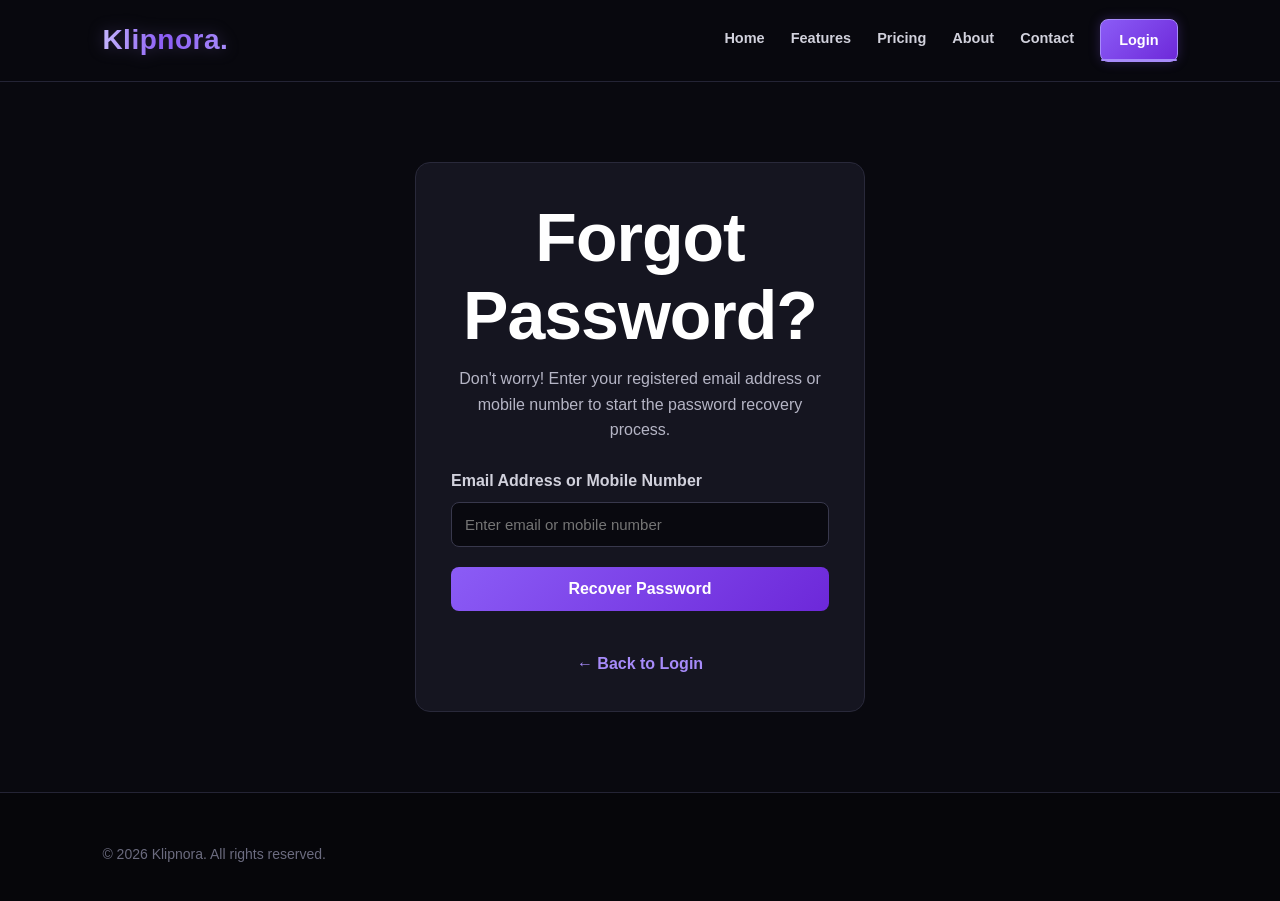
<file: forgot-password.html>
<!DOCTYPE html>
<html lang="en">
<head>
    <meta charset="UTF-8">
    <meta name="viewport" content="width=device-width, initial-scale=1.0">
    <title>Forgot Password - Klipnora</title>

    <link rel="stylesheet" href="../css/style.css">

    <style>
        header nav a {
            color: #d1d1dc;
            font-weight: 700;
            text-decoration: none;
            padding-bottom: 8px;
            border-bottom: 2px solid transparent;
            transition: 0.3s ease;
        }

        header nav a:hover {
            color: #a78bfa;
        }

        header nav a.active {
            color: #a78bfa;
            border-bottom-color: #a78bfa;
        }

        header .logo {
            font-size: 28px;
            font-weight: 800;
            letter-spacing: 0.5px;
            background: linear-gradient(90deg, #c4b5fd, #8b5cf6, #a78bfa);
            -webkit-background-clip: text;
            background-clip: text;
            -webkit-text-fill-color: transparent;
            filter: drop-shadow(0 0 8px rgba(167, 139, 250, 0.25));
        }

        header nav a[href="login.html"] {
            color: #ffffff;
            background: linear-gradient(135deg, #8b5cf6, #6d28d9);
            padding: 9px 18px;
            border: 1px solid #a78bfa;
            border-radius: 8px;
            box-shadow: 0 0 12px rgba(139, 92, 246, 0.25);
        }

        header nav a[href="login.html"]:hover {
            color: #ffffff;
            background: linear-gradient(135deg, #a78bfa, #7c3aed);
            box-shadow: 0 0 18px rgba(139, 92, 246, 0.45);
        }

        .forgot-container {
            max-width: 450px;
            margin: 80px auto;
            padding: 35px;
            background: #151520;
            border: 1px solid #29293a;
            border-radius: 15px;
            text-align: center;
        }

        .forgot-container h1 {
            color: #ffffff;
            margin-bottom: 12px;
        }

        .forgot-container p {
            color: #b5b5c5;
            line-height: 1.6;
            margin-bottom: 25px;
        }

        .forgot-container label {
            display: block;
            color: #d1d1dc;
            text-align: left;
            margin-bottom: 8px;
            font-weight: 600;
        }

        .forgot-container input {
            width: 100%;
            padding: 13px;
            margin-bottom: 20px;
            background: #09090f;
            border: 1px solid #38384c;
            border-radius: 8px;
            color: #ffffff;
            font-size: 15px;
            box-sizing: border-box;
        }

        .forgot-container input:focus {
            outline: none;
            border-color: #8b5cf6;
        }

        .forgot-container button {
            width: 100%;
            padding: 13px;
            background: linear-gradient(135deg, #8b5cf6, #6d28d9);
            border: none;
            border-radius: 8px;
            color: #ffffff;
            font-size: 16px;
            font-weight: 700;
            cursor: pointer;
        }

        .forgot-container button:hover {
            background: linear-gradient(135deg, #a78bfa, #7c3aed);
        }

        .back-login {
            display: inline-block;
            margin-top: 22px;
            color: #a78bfa;
            text-decoration: none;
            font-weight: 600;
        }

        .back-login:hover {
            color: #c4b5fd;
        }

        #recovery-message {
            margin-top: 18px;
            color: #a78bfa;
            font-size: 14px;
        }

        @media (max-width: 600px) {
            .forgot-container {
                margin: 40px 15px;
                padding: 25px;
            }
        }
    </style>
</head>

<body>

    <header>
        <div class="logo">Klipnora.</div>

        <nav>
            <a href="../index.html">Home</a>
            <a href="../features.html">Features</a>
            <a href="../pricing.html">Pricing</a>
            <a href="../about.html">About</a>
            <a href="../contact.html">Contact</a>
            <a href="login.html" class="active">Login</a>
        </nav>
    </header>

    <main>
        <div class="forgot-container">

            <h1>Forgot Password?</h1>

            <p>
                Don't worry! Enter your registered email address
                or mobile number to start the password recovery process.
            </p>

            <form id="forgot-form">

                <label for="emailOrMobile">
                    Email Address or Mobile Number
                </label>

                <input
                    type="text"
                    id="emailOrMobile"
                    name="emailOrMobile"
                    placeholder="Enter email or mobile number"
                    autocomplete="username"
                    required
                >

                <button type="submit">
                    Recover Password
                </button>

            </form>

            <div id="recovery-message" role="status"></div>

            <a href="login.html" class="back-login">
                ← Back to Login
            </a>

        </div>
    </main>

    <footer>
        <p>
            &copy; <span id="current-year"></span> Klipnora.
            All rights reserved.
        </p>
    </footer>

    <script>
        document.getElementById("current-year").textContent =
            new Date().getFullYear();

        document.getElementById("forgot-form").addEventListener("submit", function(event) {

            event.preventDefault();

            const contact = document.getElementById("emailOrMobile").value.trim();
            const message = document.getElementById("recovery-message");

            if (!contact) {
                message.textContent = "Please enter your email or mobile number.";
                return;
            }

            /*
              FRONTEND DEMO ONLY

              This does not send a real OTP.
              The flow parameter tells the next page
              that this is a password recovery request.
            */

            message.textContent =
                "Demo only: Opening OTP Verification page...";

            setTimeout(function() {
                window.location.href = "verify-otp.html?flow=reset";
            }, 1000);

        });
    </script>

</body>
</html>
</file>
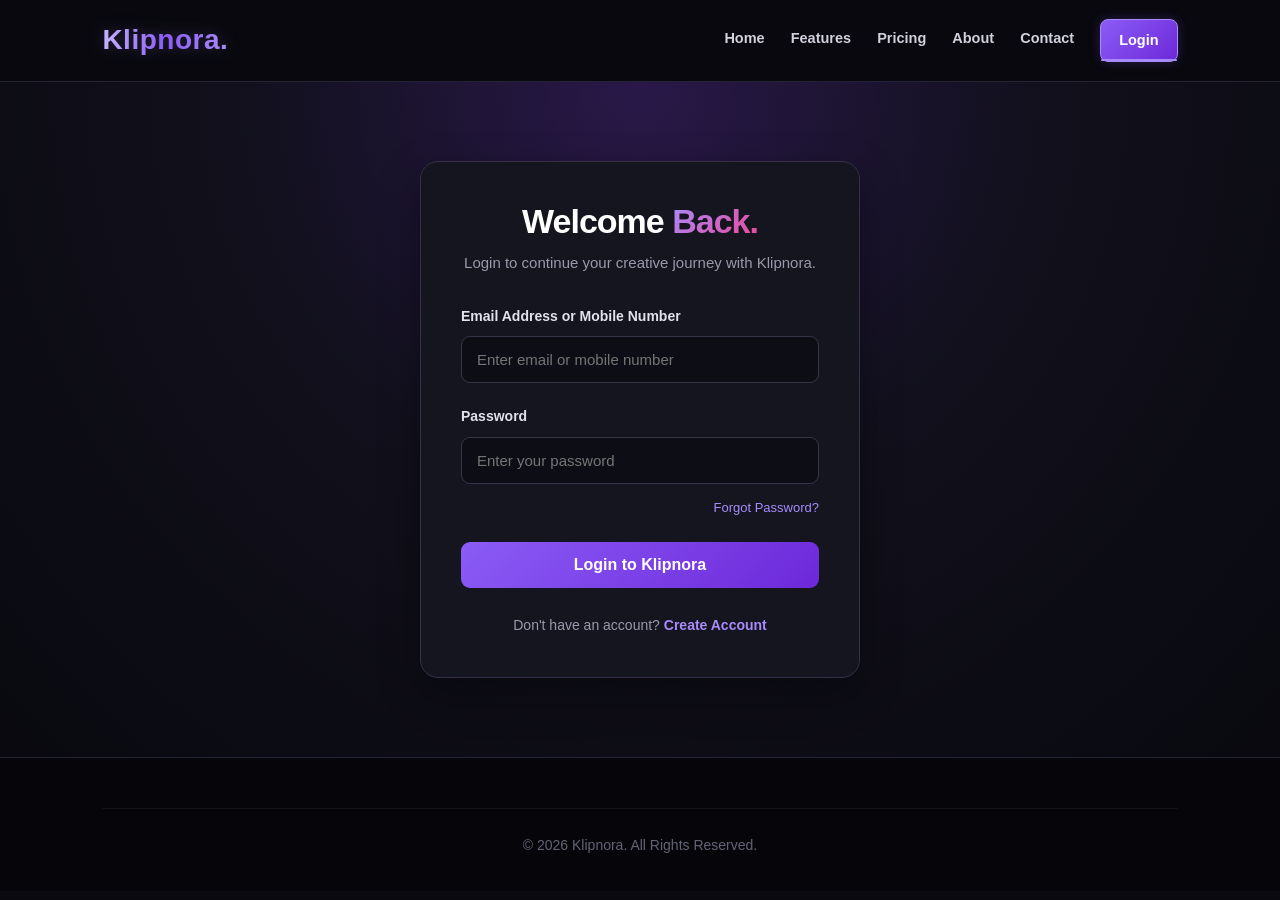
<file: login.html>
<!DOCTYPE html>
<html lang="en">
<head>
    <meta charset="UTF-8">
    <meta name="viewport" content="width=device-width, initial-scale=1.0">

    <meta name="description" content="Login to your Klipnora account.">

    <title>Login - Klipnora</title>

    <link rel="stylesheet" href="../css/style.css">

    <style>
        /* STANDARD KLIPNORA NAVIGATION */

        header nav a {
            color: #d1d1dc;
            font-weight: 700;
            text-decoration: none;
            padding-bottom: 8px;
            border-bottom: 2px solid transparent;
            transition: 0.3s ease;
        }

        header nav a:hover {
            color: #a78bfa;
        }

        header nav a.active {
            color: #a78bfa;
            border-bottom-color: #a78bfa;
        }

        /* KLIPNORA LOGO */

        header .logo {
            font-size: 28px;
            font-weight: 800;
            letter-spacing: 0.5px;
            background: linear-gradient(90deg, #c4b5fd, #8b5cf6, #a78bfa);
            -webkit-background-clip: text;
            background-clip: text;
            -webkit-text-fill-color: transparent;
            filter: drop-shadow(0 0 8px rgba(167, 139, 250, 0.25));
        }

        /* LOGIN TAB HIGHLIGHT */

        header nav a[href="login.html"] {
            color: #ffffff;
            background: linear-gradient(135deg, #8b5cf6, #6d28d9);
            padding: 9px 18px;
            border: 1px solid #a78bfa;
            border-radius: 8px;
            box-shadow: 0 0 12px rgba(139, 92, 246, 0.25);
        }

        header nav a[href="login.html"]:hover {
            color: #ffffff;
            background: linear-gradient(135deg, #a78bfa, #7c3aed);
            box-shadow: 0 0 18px rgba(139, 92, 246, 0.45);
        }

        /* LOGIN PAGE */

        .login-section {
            min-height: 75vh;
            padding: 70px 20px;
            display: flex;
            justify-content: center;
            align-items: center;
            background: radial-gradient(
                ellipse at top,
                #291849 0%,
                #11101c 45%,
                #09090f 100%
            );
        }

        .login-container {
            width: 100%;
            max-width: 440px;
            padding: 40px;
            background: #151520;
            border: 1px solid #353047;
            border-radius: 18px;
            box-shadow: 0 15px 40px rgba(0, 0, 0, 0.35);
        }

        .login-heading {
            text-align: center;
            margin-bottom: 30px;
        }

        .login-heading h1 {
            font-size: 34px;
            margin-bottom: 10px;
        }

        .login-heading p {
            color: #9999aa;
            font-size: 15px;
        }

        .login-form .form-group {
            margin-bottom: 22px;
        }

        .login-form label {
            display: block;
            margin-bottom: 9px;
            color: #e2e2ec;
            font-size: 14px;
            font-weight: 600;
        }

        .login-form input {
            width: 100%;
            padding: 14px 15px;
            background: #0d0d16;
            color: #ffffff;
            border: 1px solid #353547;
            border-radius: 9px;
            outline: none;
            font-size: 15px;
            transition: 0.3s ease;
        }

        .login-form input:focus {
            border-color: #8b5cf6;
            box-shadow: 0 0 0 3px rgba(139, 92, 246, 0.15);
        }

        .forgot-password {
            display: block;
            text-align: right;
            margin-top: -8px;
            margin-bottom: 24px;
            color: #a78bfa;
            text-decoration: none;
            font-size: 13px;
        }

        .forgot-password:hover {
            color: #c4b5fd;
        }

        .login-submit {
            width: 100%;
            padding: 14px;
            background: linear-gradient(135deg, #8b5cf6, #6d28d9);
            color: #ffffff;
            border: none;
            border-radius: 9px;
            font-size: 16px;
            font-weight: 700;
            cursor: pointer;
            transition: 0.3s ease;
        }

        .login-submit:hover {
            transform: translateY(-2px);
            box-shadow: 0 8px 22px rgba(139, 92, 246, 0.3);
        }

        .register-text {
            text-align: center;
            margin-top: 26px;
            color: #9999aa;
            font-size: 14px;
        }

        .register-text a {
            color: #a78bfa;
            font-weight: 700;
            text-decoration: none;
        }

        .register-text a:hover {
            color: #c4b5fd;
        }

        .login-message {
            display: none;
            margin-top: 18px;
            padding: 12px;
            border-radius: 8px;
            background: rgba(139, 92, 246, 0.12);
            border: 1px solid rgba(139, 92, 246, 0.3);
            color: #c4b5fd;
            text-align: center;
            font-size: 13px;
        }

        @media (max-width: 768px) {
            .login-container {
                padding: 30px 22px;
            }

            .login-heading h1 {
                font-size: 29px;
            }
        }
    </style>
</head>

<body>

    <!-- HEADER / NAVIGATION -->

    <header>
        <div class="logo">Klipnora.</div>

        <nav>
            <a href="../index.html">Home</a>
            <a href="../features.html">Features</a>
            <a href="../pricing.html">Pricing</a>
            <a href="../about.html">About</a>
            <a href="../contact.html">Contact</a>
            <a href="login.html" class="active">Login</a>
        </nav>
    </header>


    <!-- LOGIN SECTION -->

    <section class="login-section">

        <div class="login-container">

            <div class="login-heading">
                <h1>Welcome <span>Back.</span></h1>

                <p>
                    Login to continue your creative journey with Klipnora.
                </p>
            </div>

            <form class="login-form" id="login-form">

                <div class="form-group">

                    <label for="emailOrMobile">
                        Email Address or Mobile Number
                    </label>

                    <input
                        type="text"
                        id="emailOrMobile"
                        name="emailOrMobile"
                        placeholder="Enter email or mobile number"
                        autocomplete="username"
                        required
                    >

                </div>


                <div class="form-group">

                    <label for="password">
                        Password
                    </label>

                    <input
                        type="password"
                        id="password"
                        name="password"
                        placeholder="Enter your password"
                        autocomplete="current-password"
                        required
                    >

                </div>


                <!-- FIXED FORGOT PASSWORD LINK -->

                <a href="forgot-password.html" class="forgot-password">
                    Forgot Password?
                </a>


                <button type="submit" class="login-submit">
                    Login to Klipnora
                </button>


                <div class="login-message" id="login-message">
                    Login system will be activated during backend development.
                </div>

            </form>


            <p class="register-text">
                Don't have an account?

                <a href="register.html">
                    Create Account
                </a>
            </p>

        </div>

    </section>


    <!-- FOOTER -->

    <footer>

        <div class="footer-bottom">

            <p>
                &copy; <span id="current-year"></span> Klipnora.
                All Rights Reserved.
            </p>

        </div>

    </footer>


    <!-- JAVASCRIPT -->

    <script>

        document.getElementById("current-year").textContent =
            new Date().getFullYear();


        document.getElementById("login-form").addEventListener("submit", function(event) {

            event.preventDefault();

            document.getElementById("login-message").style.display = "block";

        });

    </script>

</body>
</html>
</file>
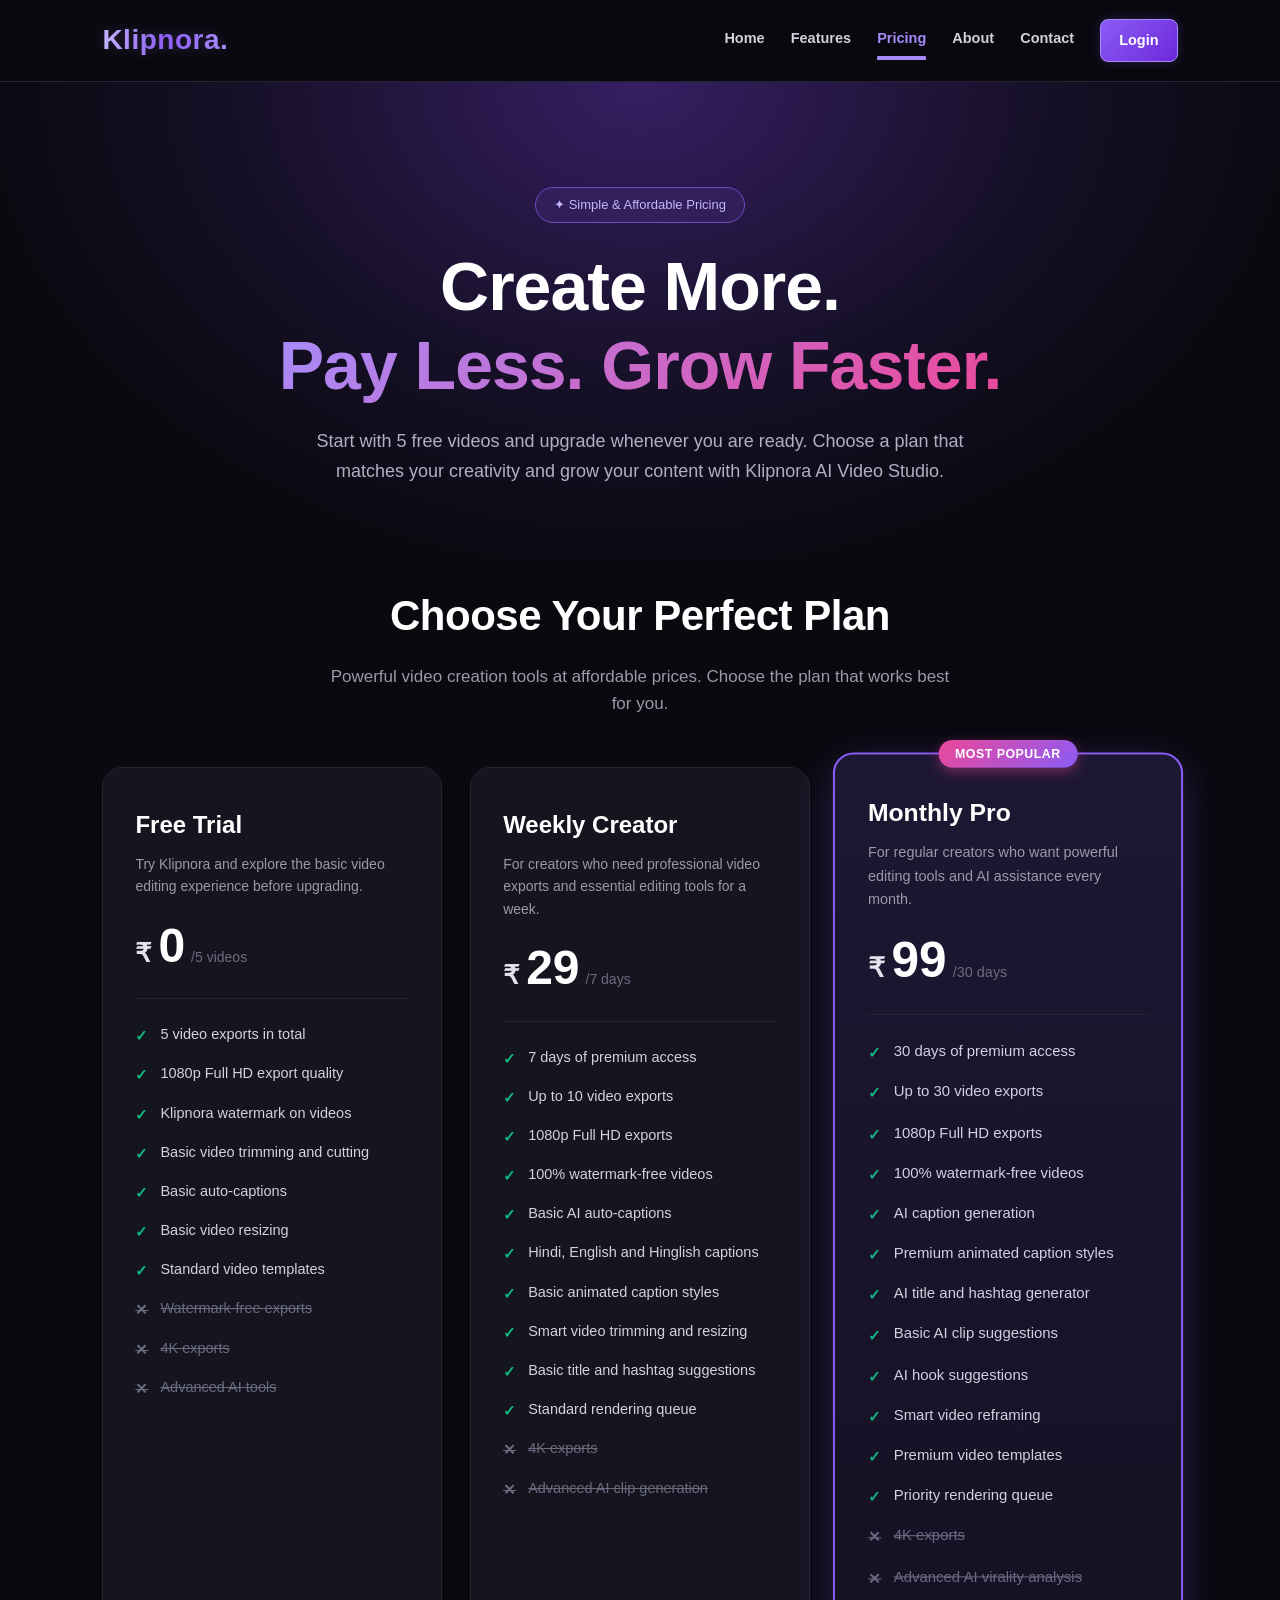
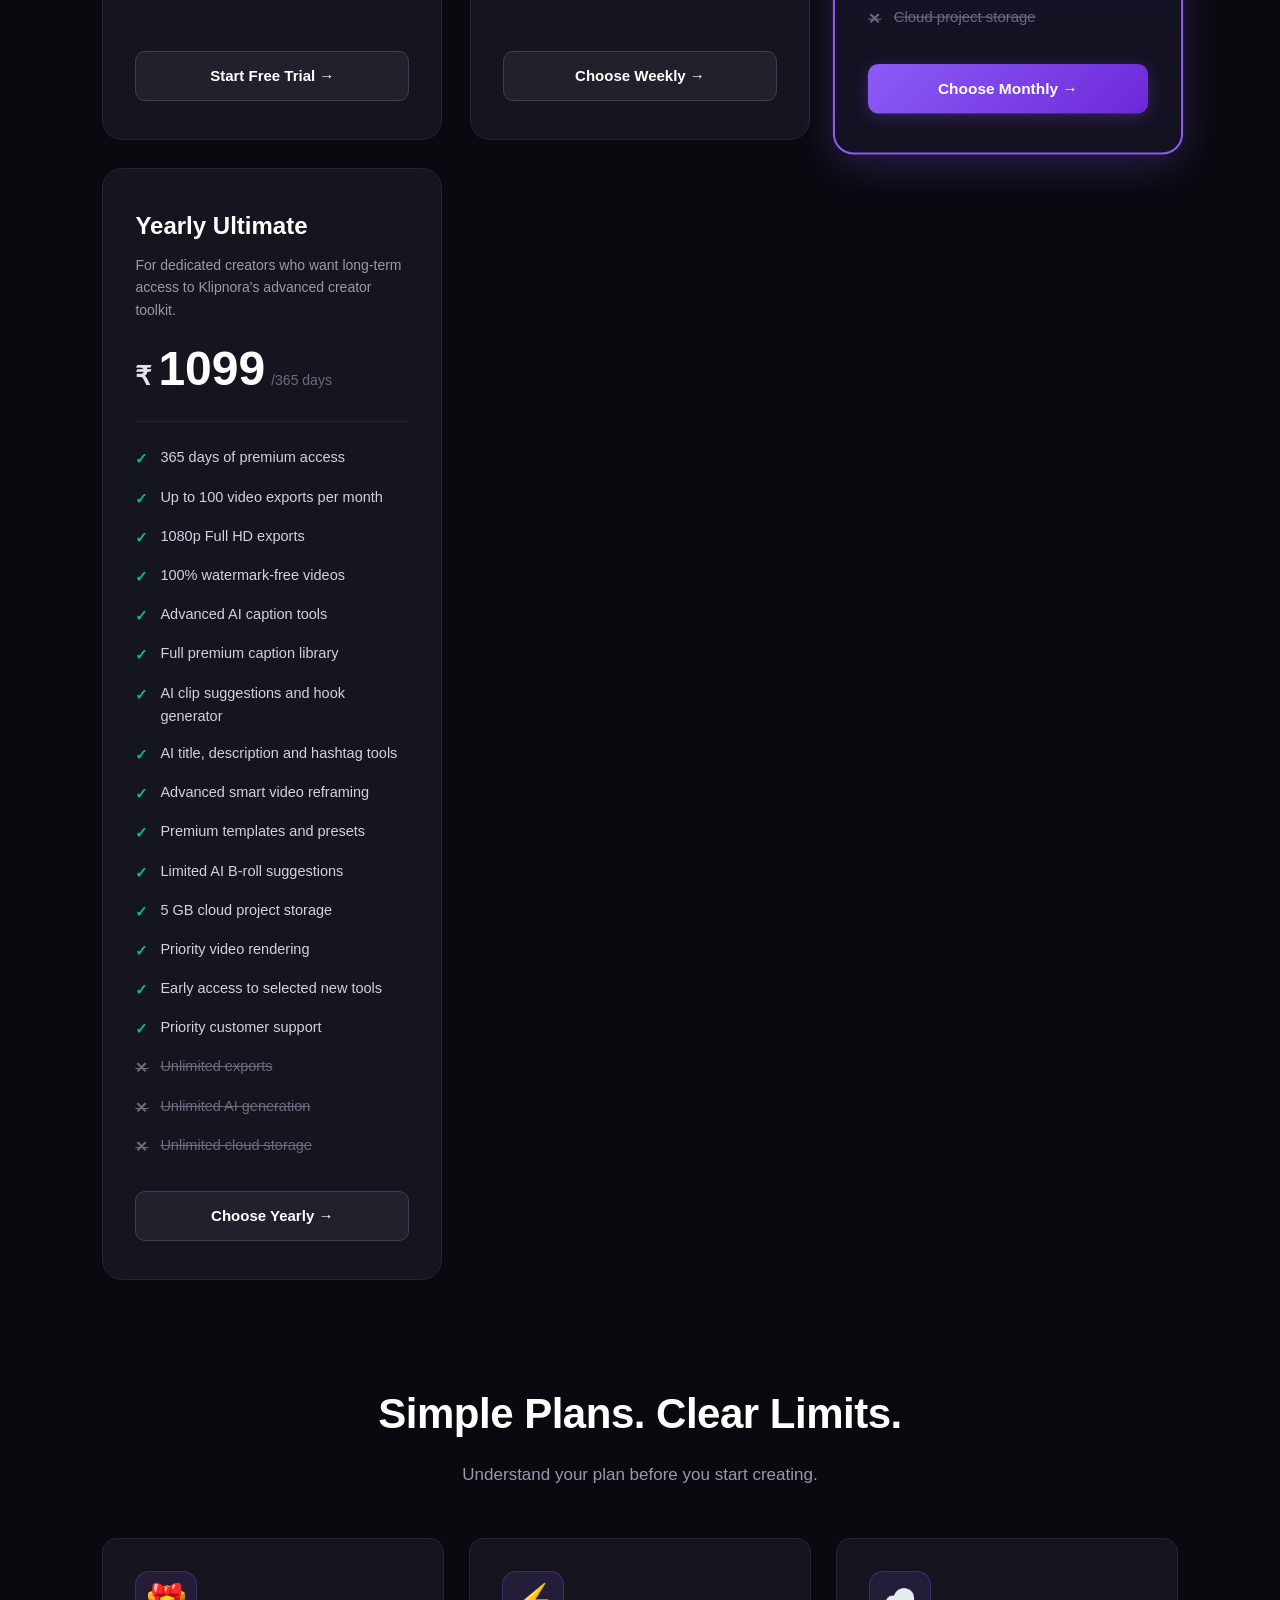
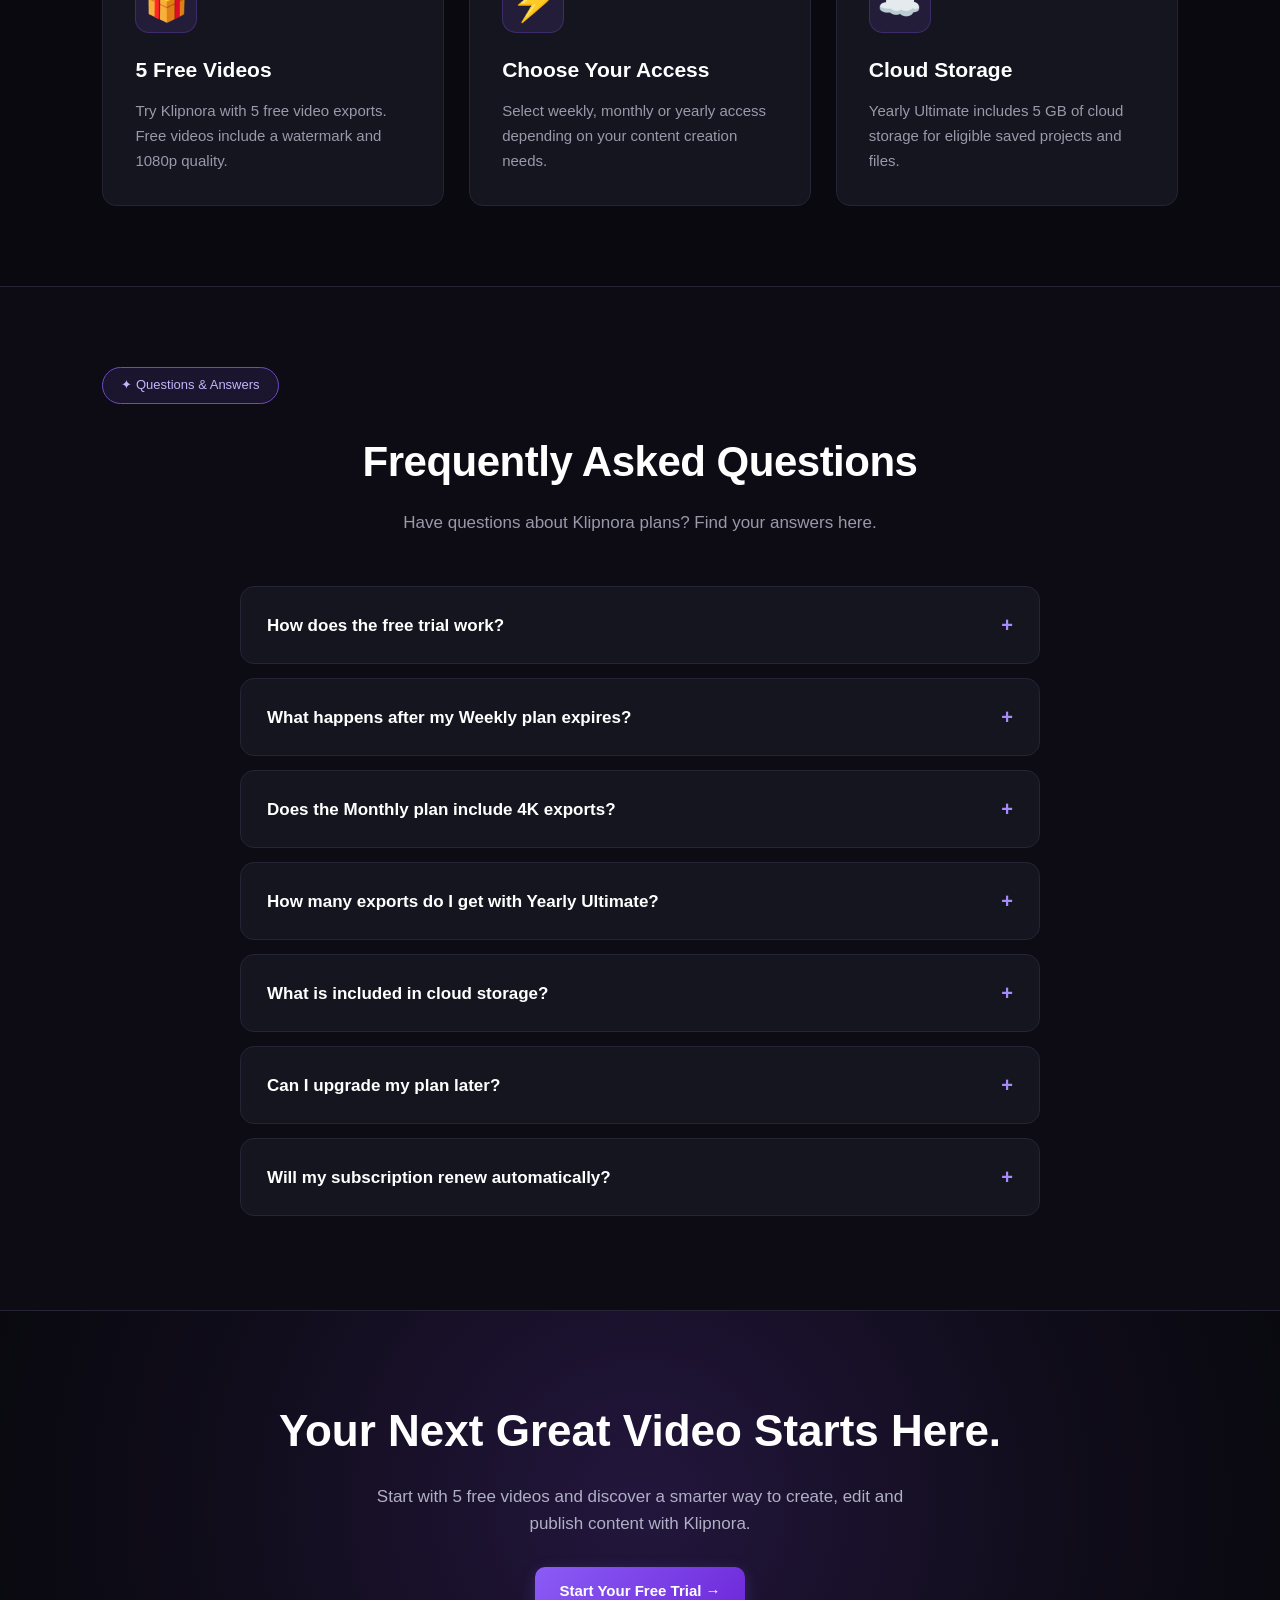
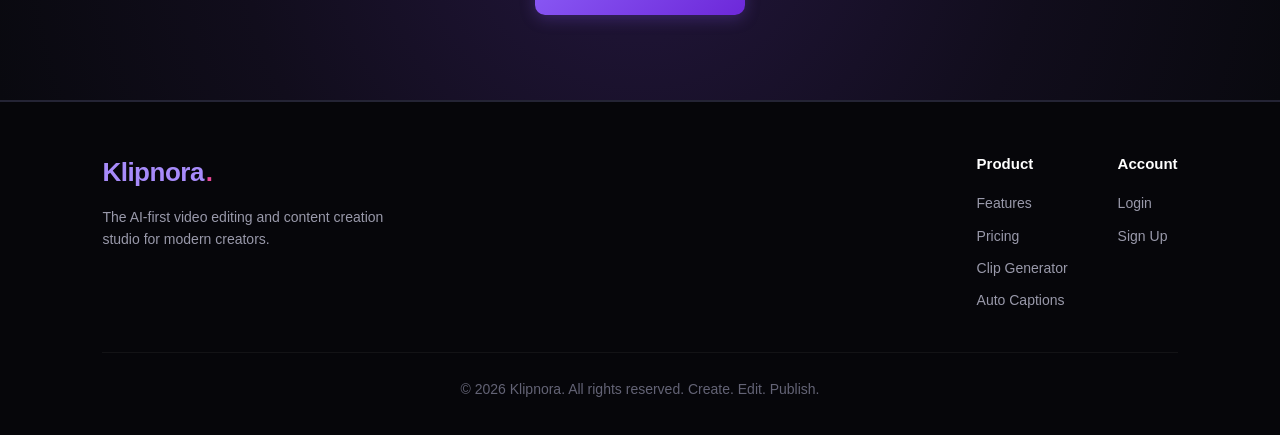
<file: pricing.html>
<!DOCTYPE html>
<html lang="en">

<head>
    <meta charset="UTF-8">
    <meta name="viewport" content="width=device-width, initial-scale=1.0">

    <meta name="description" content="Explore affordable Klipnora AI Video Studio plans. Start with 5 free videos or upgrade for premium video editing and AI tools.">

    <title>Pricing Plans - Klipnora AI Video Studio</title>

    <link rel="stylesheet" href="css/style.css">
    <script src="js/script.js" defer></script>

    <style>
        /* NAVIGATION BAR STYLING */

        header nav a {
            color: #d1d1dc;
            font-weight: 700;
            text-decoration: none;
            padding-bottom: 8px;
            border-bottom: 2px solid transparent;
            transition: 0.3s ease;
        }

        header nav a:hover {
            color: #a78bfa;
        }

        header nav a.active {
            color: #a78bfa;
            border-bottom-color: #a78bfa;
        }

        /* KLIPNORA LOGO STYLING */

        header .logo {
            font-size: 28px;
            font-weight: 800;
            letter-spacing: 0.5px;
            background: linear-gradient(90deg, #c4b5fd, #8b5cf6, #a78bfa);
            -webkit-background-clip: text;
            background-clip: text;
            -webkit-text-fill-color: transparent;
            filter: drop-shadow(0 0 8px rgba(167, 139, 250, 0.25));
        }

        /* LOGIN TAB HIGHLIGHT */

        header nav a[href="auth/login.html"] {
            color: #ffffff;
            background: linear-gradient(135deg, #8b5cf6, #6d28d9);
            padding: 9px 18px;
            border: 1px solid #a78bfa;
            border-radius: 8px;
            box-shadow: 0 0 12px rgba(139, 92, 246, 0.25);
        }

        header nav a[href="auth/login.html"]:hover {
            color: #ffffff;
            background: linear-gradient(135deg, #a78bfa, #7c3aed);
            box-shadow: 0 0 18px rgba(139, 92, 246, 0.45);
        }
    </style>
</head>

<body>

    <!-- HEADER / NAVIGATION -->
    <header>

        <div class="logo">Klipnora.</div>

        <nav>
            <a href="index.html">Home</a>
            <a href="features.html">Features</a>
            <a href="pricing.html" class="active">Pricing</a>
            <a href="about.html">About</a>
            <a href="contact.html">Contact</a>
            <a href="auth/login.html">Login</a>
        </nav>

    </header>


    <main>

        <!-- HERO SECTION -->
        <section class="hero">

            <div class="hero-tag">
                ✦ Simple & Affordable Pricing
            </div>

            <h1>
                Create More.<br>
                <span>Pay Less. Grow Faster.</span>
            </h1>

            <p class="hero-description">
                Start with 5 free videos and upgrade whenever you are ready.
                Choose a plan that matches your creativity and grow your
                content with Klipnora AI Video Studio.
            </p>

        </section>


        <!-- PRICING PLANS -->
        <section style="padding-top: 20px;">

            <div class="section-heading">
                <h2>Choose Your Perfect Plan</h2>
                <p>
                    Powerful video creation tools at affordable prices.
                    Choose the plan that works best for you.
                </p>
            </div>


            <div class="pricing-grid">

                <!-- FREE TRIAL -->
                <div class="pricing-card">

                    <div class="pricing-plan-name">Free Trial</div>

                    <div class="pricing-plan-desc">
                        Try Klipnora and explore the basic video editing
                        experience before upgrading.
                    </div>

                    <div class="pricing-price">
                        <span class="price-currency">₹</span>
                        <span class="price-amount">0</span>
                        <span class="price-period">/5 videos</span>
                    </div>

                    <ul class="pricing-features">

                        <li><span class="check-icon">✓</span> 5 video exports in total</li>
                        <li><span class="check-icon">✓</span> 1080p Full HD export quality</li>
                        <li><span class="check-icon">✓</span> Klipnora watermark on videos</li>
                        <li><span class="check-icon">✓</span> Basic video trimming and cutting</li>
                        <li><span class="check-icon">✓</span> Basic auto-captions</li>
                        <li><span class="check-icon">✓</span> Basic video resizing</li>
                        <li><span class="check-icon">✓</span> Standard video templates</li>

                        <li class="disabled"><span class="check-icon">✕</span> Watermark-free exports</li>
                        <li class="disabled"><span class="check-icon">✕</span> 4K exports</li>
                        <li class="disabled"><span class="check-icon">✕</span> Advanced AI tools</li>

                    </ul>

                    <a href="auth/register.html" class="btn btn-secondary btn-block">
                        Start Free Trial →
                    </a>

                </div>


                <!-- WEEKLY CREATOR -->
                <div class="pricing-card">

                    <div class="pricing-plan-name">Weekly Creator</div>

                    <div class="pricing-plan-desc">
                        For creators who need professional video exports
                        and essential editing tools for a week.
                    </div>

                    <div class="pricing-price">
                        <span class="price-currency">₹</span>
                        <span class="price-amount">29</span>
                        <span class="price-period">/7 days</span>
                    </div>

                    <ul class="pricing-features">

                        <li><span class="check-icon">✓</span> 7 days of premium access</li>
                        <li><span class="check-icon">✓</span> Up to 10 video exports</li>
                        <li><span class="check-icon">✓</span> 1080p Full HD exports</li>
                        <li><span class="check-icon">✓</span> 100% watermark-free videos</li>
                        <li><span class="check-icon">✓</span> Basic AI auto-captions</li>
                        <li><span class="check-icon">✓</span> Hindi, English and Hinglish captions</li>
                        <li><span class="check-icon">✓</span> Basic animated caption styles</li>
                        <li><span class="check-icon">✓</span> Smart video trimming and resizing</li>
                        <li><span class="check-icon">✓</span> Basic title and hashtag suggestions</li>
                        <li><span class="check-icon">✓</span> Standard rendering queue</li>

                        <li class="disabled"><span class="check-icon">✕</span> 4K exports</li>
                        <li class="disabled"><span class="check-icon">✕</span> Advanced AI clip generation</li>

                    </ul>

                    <a href="auth/register.html" class="btn btn-secondary btn-block">
                        Choose Weekly →
                    </a>

                </div>


                <!-- MONTHLY PRO -->
                <div class="pricing-card popular">

                    <span class="popular-tag">Most Popular</span>

                    <div class="pricing-plan-name">Monthly Pro</div>

                    <div class="pricing-plan-desc">
                        For regular creators who want powerful editing
                        tools and AI assistance every month.
                    </div>

                    <div class="pricing-price">
                        <span class="price-currency">₹</span>
                        <span class="price-amount">99</span>
                        <span class="price-period">/30 days</span>
                    </div>

                    <ul class="pricing-features">

                        <li><span class="check-icon">✓</span> 30 days of premium access</li>
                        <li><span class="check-icon">✓</span> Up to 30 video exports</li>
                        <li><span class="check-icon">✓</span> 1080p Full HD exports</li>
                        <li><span class="check-icon">✓</span> 100% watermark-free videos</li>
                        <li><span class="check-icon">✓</span> AI caption generation</li>
                        <li><span class="check-icon">✓</span> Premium animated caption styles</li>
                        <li><span class="check-icon">✓</span> AI title and hashtag generator</li>
                        <li><span class="check-icon">✓</span> Basic AI clip suggestions</li>
                        <li><span class="check-icon">✓</span> AI hook suggestions</li>
                        <li><span class="check-icon">✓</span> Smart video reframing</li>
                        <li><span class="check-icon">✓</span> Premium video templates</li>
                        <li><span class="check-icon">✓</span> Priority rendering queue</li>

                        <li class="disabled"><span class="check-icon">✕</span> 4K exports</li>
                        <li class="disabled"><span class="check-icon">✕</span> Advanced AI virality analysis</li>
                        <li class="disabled"><span class="check-icon">✕</span> Cloud project storage</li>

                    </ul>

                    <a href="auth/register.html" class="btn btn-primary btn-block">
                        Choose Monthly →
                    </a>

                </div>


                <!-- YEARLY ULTIMATE -->
                <div class="pricing-card">

                    <div class="pricing-plan-name">Yearly Ultimate</div>

                    <div class="pricing-plan-desc">
                        For dedicated creators who want long-term access
                        to Klipnora's advanced creator toolkit.
                    </div>

                    <div class="pricing-price">
                        <span class="price-currency">₹</span>
                        <span class="price-amount">1099</span>
                        <span class="price-period">/365 days</span>
                    </div>

                    <ul class="pricing-features">

                        <li><span class="check-icon">✓</span> 365 days of premium access</li>
                        <li><span class="check-icon">✓</span> Up to 100 video exports per month</li>
                        <li><span class="check-icon">✓</span> 1080p Full HD exports</li>
                        <li><span class="check-icon">✓</span> 100% watermark-free videos</li>
                        <li><span class="check-icon">✓</span> Advanced AI caption tools</li>
                        <li><span class="check-icon">✓</span> Full premium caption library</li>
                        <li><span class="check-icon">✓</span> AI clip suggestions and hook generator</li>
                        <li><span class="check-icon">✓</span> AI title, description and hashtag tools</li>
                        <li><span class="check-icon">✓</span> Advanced smart video reframing</li>
                        <li><span class="check-icon">✓</span> Premium templates and presets</li>
                        <li><span class="check-icon">✓</span> Limited AI B-roll suggestions</li>
                        <li><span class="check-icon">✓</span> 5 GB cloud project storage</li>
                        <li><span class="check-icon">✓</span> Priority video rendering</li>
                        <li><span class="check-icon">✓</span> Early access to selected new tools</li>
                        <li><span class="check-icon">✓</span> Priority customer support</li>

                        <li class="disabled"><span class="check-icon">✕</span> Unlimited exports</li>
                        <li class="disabled"><span class="check-icon">✕</span> Unlimited AI generation</li>
                        <li class="disabled"><span class="check-icon">✕</span> Unlimited cloud storage</li>

                    </ul>

                    <a href="auth/register.html" class="btn btn-secondary btn-block">
                        Choose Yearly →
                    </a>

                </div>

            </div>

        </section>


        <!-- PLAN INFORMATION -->
        <section style="padding-top: 20px;">

            <div class="section-heading">
                <h2>Simple Plans. Clear Limits.</h2>
                <p>
                    Understand your plan before you start creating.
                </p>
            </div>

            <div class="features-grid">

                <div class="feature-card">
                    <div class="icon">🎁</div>
                    <h3>5 Free Videos</h3>
                    <p>
                        Try Klipnora with 5 free video exports.
                        Free videos include a watermark and 1080p quality.
                    </p>
                </div>

                <div class="feature-card">
                    <div class="icon">⚡</div>
                    <h3>Choose Your Access</h3>
                    <p>
                        Select weekly, monthly or yearly access
                        depending on your content creation needs.
                    </p>
                </div>

                <div class="feature-card">
                    <div class="icon">☁️</div>
                    <h3>Cloud Storage</h3>
                    <p>
                        Yearly Ultimate includes 5 GB of cloud storage
                        for eligible saved projects and files.
                    </p>
                </div>

            </div>

        </section>


        <!-- FAQ SECTION -->
        <section style="background: #0d0c15; border-top: 1px solid #242435;">

            <div class="section-heading">

                <span class="hero-tag">✦ Questions & Answers</span>

                <h2>Frequently Asked Questions</h2>

                <p>
                    Have questions about Klipnora plans? Find your answers here.
                </p>

            </div>


            <div class="faq-container">

                <div class="faq-item">

                    <div class="faq-question">
                        <span>How does the free trial work?</span>
                        <span class="faq-icon">+</span>
                    </div>

                    <div class="faq-answer">
                        You can export up to 5 videos for free. All free trial
                        exports include a Klipnora watermark and are limited
                        to 1080p quality. After using all 5 exports, you need
                        to choose a paid plan to continue exporting videos.
                    </div>

                </div>


                <div class="faq-item">

                    <div class="faq-question">
                        <span>What happens after my Weekly plan expires?</span>
                        <span class="faq-icon">+</span>
                    </div>

                    <div class="faq-answer">
                        Your Weekly Creator access lasts for 7 days.
                        After expiry, you will need to purchase another plan
                        to continue using paid features and exporting videos.
                    </div>

                </div>


                <div class="faq-item">

                    <div class="faq-question">
                        <span>Does the Monthly plan include 4K exports?</span>
                        <span class="faq-icon">+</span>
                    </div>

                    <div class="faq-answer">
                        The Monthly Pro plan includes exports up to 1080p.
                        4K export is not included in the current plans.
                        Export quality can also depend on the original video
                        and the processing system.
                    </div>

                </div>


                <div class="faq-item">

                    <div class="faq-question">
                        <span>How many exports do I get with Yearly Ultimate?</span>
                        <span class="faq-icon">+</span>
                    </div>

                    <div class="faq-answer">
                        Yearly Ultimate includes up to 100 video exports
                        per month during the active subscription period.
                        Unused monthly exports do not automatically roll
                        over to the next month.
                    </div>

                </div>


                <div class="faq-item">

                    <div class="faq-question">
                        <span>What is included in cloud storage?</span>
                        <span class="faq-icon">+</span>
                    </div>

                    <div class="faq-answer">
                        Yearly Ultimate includes 5 GB of cloud storage
                        for eligible projects and files. Storage availability
                        and file retention will follow the account's
                        storage policy.
                    </div>

                </div>


                <div class="faq-item">

                    <div class="faq-question">
                        <span>Can I upgrade my plan later?</span>
                        <span class="faq-icon">+</span>
                    </div>

                    <div class="faq-answer">
                        You can choose another plan when you need more
                        features or a longer access period. The available
                        upgrade and billing options will be shown in
                        your account.
                    </div>

                </div>


                <div class="faq-item">

                    <div class="faq-question">
                        <span>Will my subscription renew automatically?</span>
                        <span class="faq-icon">+</span>
                    </div>

                    <div class="faq-answer">
                        Renewal settings will depend on the payment system
                        used by Klipnora. Before making a payment, the plan
                        duration, price and renewal terms will be displayed
                        clearly.
                    </div>

                </div>

            </div>

        </section>


        <!-- CTA SECTION -->
        <section class="cta-section">

            <h2>Your Next Great Video Starts Here.</h2>

            <p>
                Start with 5 free videos and discover a smarter way
                to create, edit and publish content with Klipnora.
            </p>

            <a href="auth/register.html" class="btn btn-primary">
                Start Your Free Trial →
            </a>

        </section>

    </main>


    <!-- FOOTER -->
    <footer class="footer">

        <div class="footer-top">

            <div class="footer-brand">

                <a href="index.html" class="logo">Klipnora<span>.</span></a>

                <p>
                    The AI-first video editing and content creation studio
                    for modern creators.
                </p>

            </div>


            <div class="footer-links">

                <div class="footer-col">

                    <h5>Product</h5>

                    <ul>
                        <li><a href="features.html">Features</a></li>
                        <li><a href="pricing.html">Pricing</a></li>
                        <li><a href="index.html#features">Clip Generator</a></li>
                        <li><a href="index.html#features">Auto Captions</a></li>
                    </ul>

                </div>


                <div class="footer-col">

                    <h5>Account</h5>

                    <ul>
                        <li><a href="auth/login.html">Login</a></li>
                        <li><a href="auth/register.html">Sign Up</a></li>
                    </ul>

                </div>

            </div>

        </div>


        <div class="footer-bottom">

            <p>
                © <span id="current-year"></span> Klipnora.
                All rights reserved. Create. Edit. Publish.
            </p>

        </div>

    </footer>

</body>
</html>
</file>
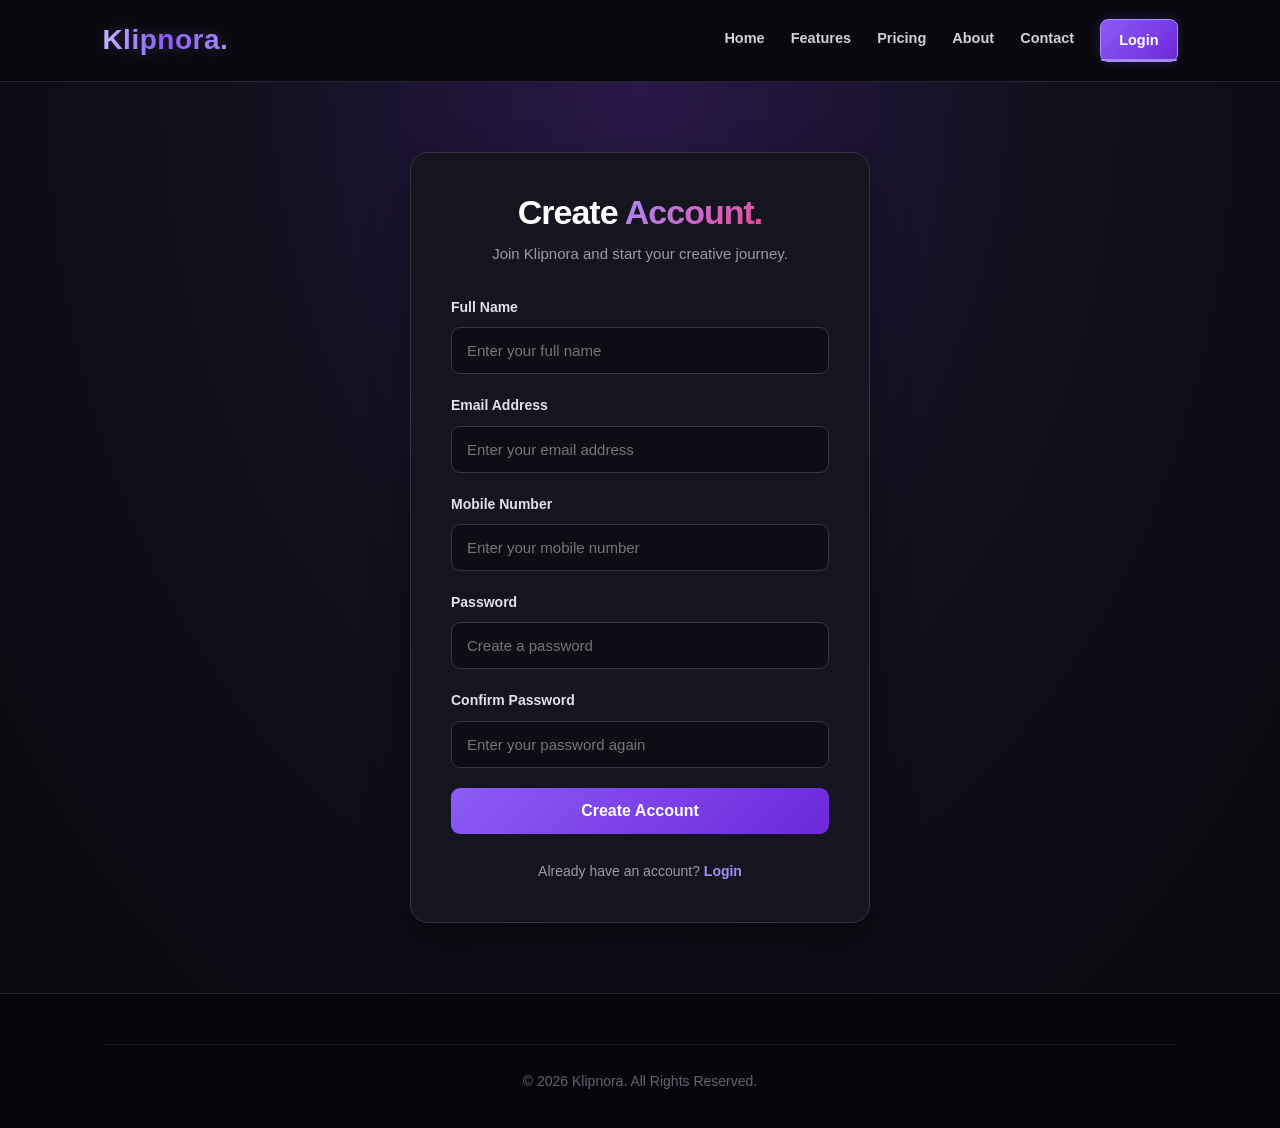
<file: register.html>
<!DOCTYPE html>
<html lang="en">

<head>
    <meta charset="UTF-8">
    <meta name="viewport" content="width=device-width, initial-scale=1.0">

    <meta name="description" content="Create your Klipnora account.">

    <title>Create Account - Klipnora</title>

    <link rel="stylesheet" href="../css/style.css">

    <style>
        /* STANDARD KLIPNORA NAVIGATION */

        header nav a {
            color: #d1d1dc;
            font-weight: 700;
            text-decoration: none;
            padding-bottom: 8px;
            border-bottom: 2px solid transparent;
            transition: 0.3s ease;
        }

        header nav a:hover {
            color: #a78bfa;
        }

        header nav a.active {
            color: #a78bfa;
            border-bottom-color: #a78bfa;
        }

        /* KLIPNORA LOGO */

        header .logo {
            font-size: 28px;
            font-weight: 800;
            letter-spacing: 0.5px;
            background: linear-gradient(90deg, #c4b5fd, #8b5cf6, #a78bfa);
            -webkit-background-clip: text;
            background-clip: text;
            -webkit-text-fill-color: transparent;
            filter: drop-shadow(0 0 8px rgba(167, 139, 250, 0.25));
        }

        /* LOGIN TAB HIGHLIGHT */

        header nav a[href="login.html"] {
            color: #ffffff;
            background: linear-gradient(135deg, #8b5cf6, #6d28d9);
            padding: 9px 18px;
            border: 1px solid #a78bfa;
            border-radius: 8px;
            box-shadow: 0 0 12px rgba(139, 92, 246, 0.25);
        }

        header nav a[href="login.html"]:hover {
            color: #ffffff;
            background: linear-gradient(135deg, #a78bfa, #7c3aed);
            box-shadow: 0 0 18px rgba(139, 92, 246, 0.45);
        }

        /* REGISTER PAGE */

        .register-section {
            min-height: 75vh;
            padding: 70px 20px;
            display: flex;
            justify-content: center;
            align-items: center;
            background: radial-gradient(
                ellipse at top,
                #291849 0%,
                #11101c 45%,
                #09090f 100%
            );
        }

        .register-container {
            width: 100%;
            max-width: 460px;
            padding: 40px;
            background: #151520;
            border: 1px solid #353047;
            border-radius: 18px;
            box-shadow: 0 15px 40px rgba(0, 0, 0, 0.35);
        }

        .register-heading {
            text-align: center;
            margin-bottom: 30px;
        }

        .register-heading h1 {
            font-size: 34px;
            margin-bottom: 10px;
        }

        .register-heading p {
            color: #9999aa;
            font-size: 15px;
        }

        .register-form .form-group {
            margin-bottom: 20px;
        }

        .register-form label {
            display: block;
            margin-bottom: 9px;
            color: #e2e2ec;
            font-size: 14px;
            font-weight: 600;
        }

        .register-form input {
            width: 100%;
            padding: 14px 15px;
            background: #0d0d16;
            color: #ffffff;
            border: 1px solid #353547;
            border-radius: 9px;
            outline: none;
            font-size: 15px;
            transition: 0.3s ease;
        }

        .register-form input:focus {
            border-color: #8b5cf6;
            box-shadow: 0 0 0 3px rgba(139, 92, 246, 0.15);
        }

        .register-submit {
            width: 100%;
            padding: 14px;
            background: linear-gradient(135deg, #8b5cf6, #6d28d9);
            color: #ffffff;
            border: none;
            border-radius: 9px;
            font-size: 16px;
            font-weight: 700;
            cursor: pointer;
            transition: 0.3s ease;
        }

        .register-submit:hover {
            transform: translateY(-2px);
            box-shadow: 0 8px 22px rgba(139, 92, 246, 0.3);
        }

        .register-login-text {
            text-align: center;
            margin-top: 26px;
            color: #9999aa;
            font-size: 14px;
        }

        .register-login-text a {
            color: #a78bfa;
            font-weight: 700;
            text-decoration: none;
        }

        .register-login-text a:hover {
            color: #c4b5fd;
        }

        .register-message {
            display: none;
            margin-top: 18px;
            padding: 12px;
            border-radius: 8px;
            background: rgba(139, 92, 246, 0.12);
            border: 1px solid rgba(139, 92, 246, 0.3);
            color: #c4b5fd;
            text-align: center;
            font-size: 13px;
        }

        @media (max-width: 768px) {
            .register-container {
                padding: 30px 22px;
            }

            .register-heading h1 {
                font-size: 29px;
            }
        }
    </style>
</head>

<body>

    <!-- HEADER / NAVIGATION -->

    <header>

        <div class="logo">Klipnora.</div>

        <nav>
            <a href="../index.html">Home</a>
            <a href="../features.html">Features</a>
            <a href="../pricing.html">Pricing</a>
            <a href="../about.html">About</a>
            <a href="../contact.html">Contact</a>
            <a href="login.html" class="active">Login</a>
        </nav>

    </header>


    <!-- REGISTER SECTION -->

    <section class="register-section">

        <div class="register-container">

            <div class="register-heading">

                <h1>Create <span>Account.</span></h1>

                <p>
                    Join Klipnora and start your creative journey.
                </p>

            </div>


            <form class="register-form" id="register-form">

                <div class="form-group">

                    <label for="fullName">Full Name</label>

                    <input
                        type="text"
                        id="fullName"
                        name="fullName"
                        placeholder="Enter your full name"
                        autocomplete="name"
                        required
                    >

                </div>


                <div class="form-group">

                    <label for="email">Email Address</label>

                    <input
                        type="email"
                        id="email"
                        name="email"
                        placeholder="Enter your email address"
                        autocomplete="email"
                        required
                    >

                </div>


                <div class="form-group">

                    <label for="mobile">Mobile Number</label>

                    <input
                        type="tel"
                        id="mobile"
                        name="mobile"
                        placeholder="Enter your mobile number"
                        autocomplete="tel"
                        inputmode="tel"
                        required
                    >

                </div>


                <div class="form-group">

                    <label for="password">Password</label>

                    <input
                        type="password"
                        id="password"
                        name="password"
                        placeholder="Create a password"
                        autocomplete="new-password"
                        minlength="8"
                        required
                    >

                </div>


                <div class="form-group">

                    <label for="confirmPassword">Confirm Password</label>

                    <input
                        type="password"
                        id="confirmPassword"
                        name="confirmPassword"
                        placeholder="Enter your password again"
                        autocomplete="new-password"
                        minlength="8"
                        required
                    >

                </div>


                <button type="submit" class="register-submit">
                    Create Account
                </button>


                <div class="register-message" id="register-message"></div>

            </form>


            <p class="register-login-text">

                Already have an account?

                <a href="login.html">Login</a>

            </p>

        </div>

    </section>


    <!-- FOOTER -->

    <footer>

        <div class="footer-bottom">

            <p>
                &copy; <span id="current-year"></span> Klipnora.
                All Rights Reserved.
            </p>

        </div>

    </footer>


    <!-- JAVASCRIPT -->

    <script>

        document.getElementById("current-year").textContent =
            new Date().getFullYear();


        document.getElementById("register-form").addEventListener("submit", function(event) {

            event.preventDefault();

            const password = document.getElementById("password").value;

            const confirmPassword = document.getElementById("confirmPassword").value;

            const message = document.getElementById("register-message");

            message.style.display = "block";

            if (password !== confirmPassword) {

                message.textContent = "Passwords do not match. Please check again.";

                return;

            }

            // FRONTEND DEMO: OPEN OTP VERIFICATION PAGE

            window.location.href = "verify-otp.html";

        });

    </script>

</body>

</html>
</file>
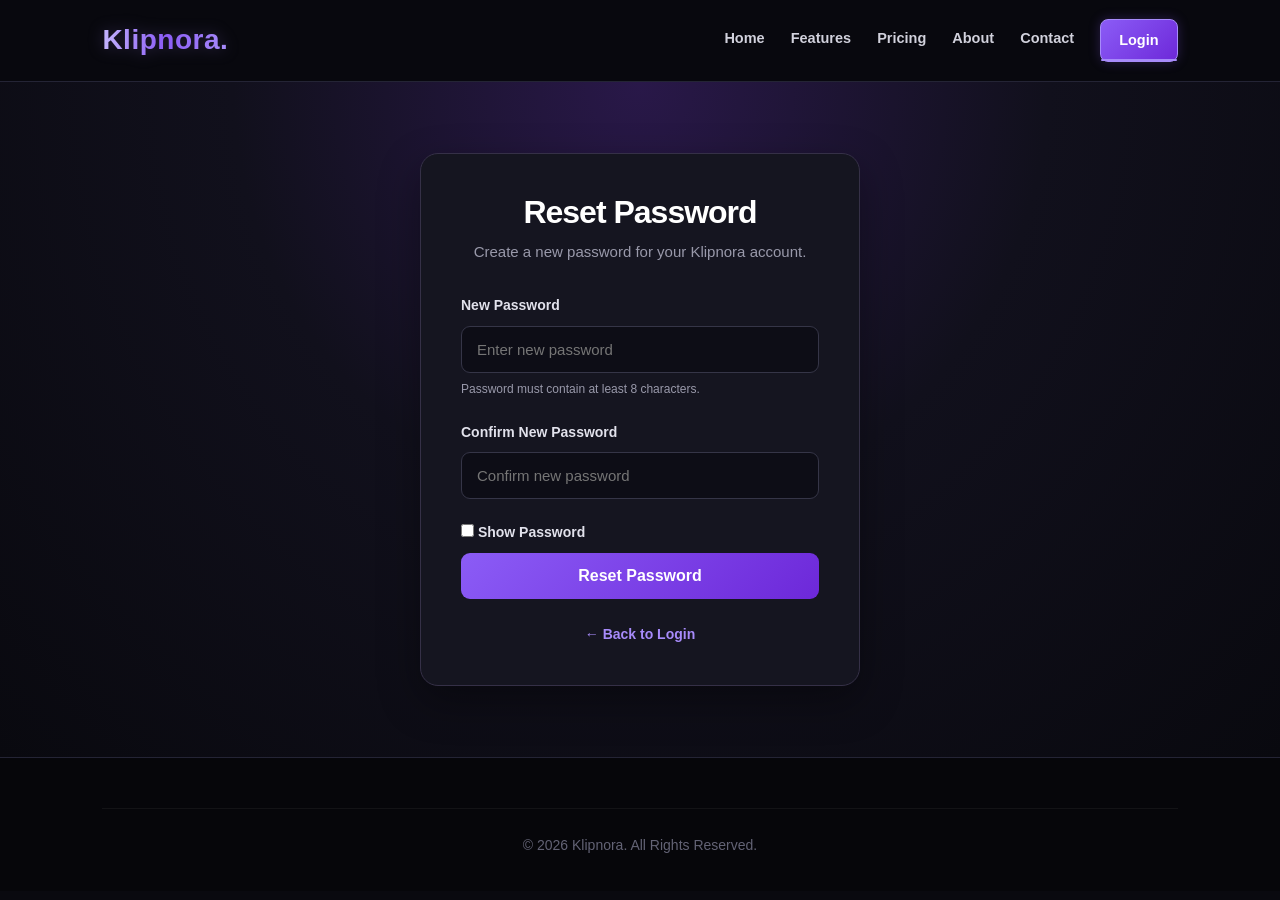
<file: reset-password.html>
<!DOCTYPE html>
<html lang="en">
<head>
    <meta charset="UTF-8">
    <meta name="viewport" content="width=device-width, initial-scale=1.0">

    <meta name="description" content="Reset your Klipnora account password.">

    <title>Reset Password - Klipnora</title>

    <link rel="stylesheet" href="../css/style.css">

    <style>
        header nav a {
            color: #d1d1dc;
            font-weight: 700;
            text-decoration: none;
            padding-bottom: 8px;
            border-bottom: 2px solid transparent;
            transition: 0.3s ease;
        }

        header nav a:hover {
            color: #a78bfa;
        }

        header nav a.active {
            color: #a78bfa;
            border-bottom-color: #a78bfa;
        }

        header .logo {
            font-size: 28px;
            font-weight: 800;
            letter-spacing: 0.5px;
            background: linear-gradient(90deg, #c4b5fd, #8b5cf6, #a78bfa);
            -webkit-background-clip: text;
            background-clip: text;
            -webkit-text-fill-color: transparent;
            filter: drop-shadow(0 0 8px rgba(167, 139, 250, 0.25));
        }

        header nav a[href="login.html"] {
            color: #ffffff;
            background: linear-gradient(135deg, #8b5cf6, #6d28d9);
            padding: 9px 18px;
            border: 1px solid #a78bfa;
            border-radius: 8px;
            box-shadow: 0 0 12px rgba(139, 92, 246, 0.25);
        }

        header nav a[href="login.html"]:hover {
            color: #ffffff;
            background: linear-gradient(135deg, #a78bfa, #7c3aed);
            box-shadow: 0 0 18px rgba(139, 92, 246, 0.45);
        }

        .reset-section {
            min-height: 75vh;
            padding: 70px 20px;
            display: flex;
            justify-content: center;
            align-items: center;
            background: radial-gradient(
                ellipse at top,
                #291849 0%,
                #11101c 45%,
                #09090f 100%
            );
        }

        .reset-container {
            width: 100%;
            max-width: 440px;
            padding: 40px;
            background: #151520;
            border: 1px solid #353047;
            border-radius: 18px;
            box-shadow: 0 15px 40px rgba(0, 0, 0, 0.35);
        }

        .reset-heading {
            text-align: center;
            margin-bottom: 30px;
        }

        .reset-heading h1 {
            font-size: 32px;
            margin-bottom: 10px;
            color: #ffffff;
        }

        .reset-heading p {
            color: #9999aa;
            font-size: 15px;
            line-height: 1.6;
        }

        .reset-form .form-group {
            margin-bottom: 22px;
        }

        .reset-form label {
            display: block;
            margin-bottom: 9px;
            color: #e2e2ec;
            font-size: 14px;
            font-weight: 600;
        }

        .reset-form input {
            width: 100%;
            padding: 14px 15px;
            background: #0d0d16;
            color: #ffffff;
            border: 1px solid #353547;
            border-radius: 9px;
            outline: none;
            font-size: 15px;
            box-sizing: border-box;
            transition: 0.3s ease;
        }

        .reset-form input:focus {
            border-color: #8b5cf6;
            box-shadow: 0 0 0 3px rgba(139, 92, 246, 0.15);
        }

        .password-help {
            color: #9999aa;
            font-size: 12px;
            margin-top: 7px;
        }

        .show-password {
            display: flex;
            align-items: center;
            gap: 8px;
            color: #b5b5c5;
            font-size: 13px;
            margin-bottom: 22px;
            cursor: pointer;
        }

        .show-password input {
            width: auto;
            accent-color: #8b5cf6;
        }

        .reset-submit {
            width: 100%;
            padding: 14px;
            background: linear-gradient(135deg, #8b5cf6, #6d28d9);
            color: #ffffff;
            border: none;
            border-radius: 9px;
            font-size: 16px;
            font-weight: 700;
            cursor: pointer;
            transition: 0.3s ease;
        }

        .reset-submit:hover {
            transform: translateY(-2px);
            box-shadow: 0 8px 22px rgba(139, 92, 246, 0.3);
        }

        .reset-message {
            display: none;
            margin-top: 18px;
            padding: 12px;
            border-radius: 8px;
            background: rgba(139, 92, 246, 0.12);
            border: 1px solid rgba(139, 92, 246, 0.3);
            color: #c4b5fd;
            text-align: center;
            font-size: 13px;
        }

        .back-login {
            display: block;
            text-align: center;
            margin-top: 24px;
            color: #a78bfa;
            text-decoration: none;
            font-size: 14px;
            font-weight: 600;
        }

        .back-login:hover {
            color: #c4b5fd;
        }

        @media (max-width: 768px) {
            .reset-container {
                padding: 30px 22px;
            }

            .reset-heading h1 {
                font-size: 28px;
            }
        }
    </style>
</head>

<body>

    <header>
        <div class="logo">Klipnora.</div>

        <nav>
            <a href="../index.html">Home</a>
            <a href="../features.html">Features</a>
            <a href="../pricing.html">Pricing</a>
            <a href="../about.html">About</a>
            <a href="../contact.html">Contact</a>
            <a href="login.html" class="active">Login</a>
        </nav>
    </header>

    <section class="reset-section">

        <div class="reset-container">

            <div class="reset-heading">
                <h1>Reset Password</h1>

                <p>
                    Create a new password for your Klipnora account.
                </p>
            </div>

            <form class="reset-form" id="reset-form">

                <div class="form-group">

                    <label for="new-password">
                        New Password
                    </label>

                    <input
                        type="password"
                        id="new-password"
                        name="new-password"
                        placeholder="Enter new password"
                        minlength="8"
                        autocomplete="new-password"
                        required
                    >

                    <p class="password-help">
                        Password must contain at least 8 characters.
                    </p>

                </div>

                <div class="form-group">

                    <label for="confirm-password">
                        Confirm New Password
                    </label>

                    <input
                        type="password"
                        id="confirm-password"
                        name="confirm-password"
                        placeholder="Confirm new password"
                        minlength="8"
                        autocomplete="new-password"
                        required
                    >

                </div>

                <label class="show-password">
                    <input type="checkbox" id="show-password">
                    Show Password
                </label>

                <button type="submit" class="reset-submit">
                    Reset Password
                </button>

                <div class="reset-message" id="reset-message" role="status"></div>

            </form>

            <a href="login.html" class="back-login">
                ← Back to Login
            </a>

        </div>

    </section>

    <footer>

        <div class="footer-bottom">

            <p>
                &copy; <span id="current-year"></span> Klipnora.
                All Rights Reserved.
            </p>

        </div>

    </footer>

    <script>

        document.getElementById("current-year").textContent =
            new Date().getFullYear();

        const newPassword = document.getElementById("new-password");
        const confirmPassword = document.getElementById("confirm-password");
        const showPassword = document.getElementById("show-password");
        const resetForm = document.getElementById("reset-form");
        const resetMessage = document.getElementById("reset-message");

        showPassword.addEventListener("change", function() {

            const inputType = this.checked ? "text" : "password";

            newPassword.type = inputType;
            confirmPassword.type = inputType;

        });

        resetForm.addEventListener("submit", function(event) {

            event.preventDefault();

            resetMessage.style.display = "block";

            if (newPassword.value !== confirmPassword.value) {

                resetMessage.textContent =
                    "Passwords do not match. Please try again.";

                return;

            }

            /*
              FRONTEND DEMO ONLY

              No actual password is changed here.
              Real password reset will be implemented
              during backend development.
            */

            resetMessage.textContent =
                "Demo only: Opening Login page...";

            setTimeout(function() {
                window.location.href = "login.html";
            }, 1500);

        });

    </script>

</body>
</html>
</file>
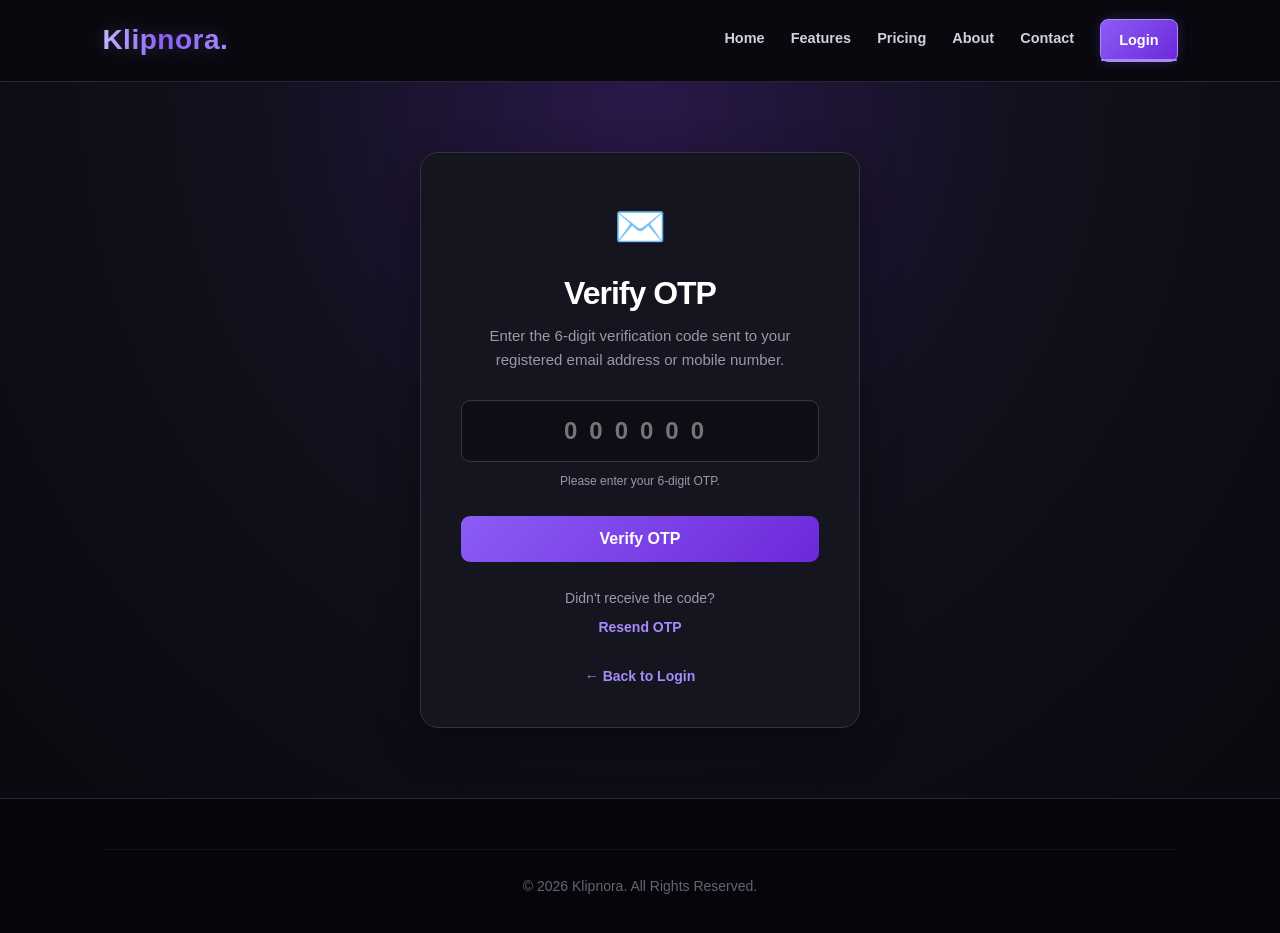
<file: verify-otp.html>
<!DOCTYPE html>
<html lang="en">
<head>
    <meta charset="UTF-8">
    <meta name="viewport" content="width=device-width, initial-scale=1.0">

    <meta name="description" content="Verify your Klipnora account with OTP.">

    <title>OTP Verification - Klipnora</title>

    <link rel="stylesheet" href="../css/style.css">

    <style>
        header nav a {
            color: #d1d1dc;
            font-weight: 700;
            text-decoration: none;
            padding-bottom: 8px;
            border-bottom: 2px solid transparent;
            transition: 0.3s ease;
        }

        header nav a:hover {
            color: #a78bfa;
        }

        header nav a.active {
            color: #a78bfa;
            border-bottom-color: #a78bfa;
        }

        header .logo {
            font-size: 28px;
            font-weight: 800;
            letter-spacing: 0.5px;
            background: linear-gradient(90deg, #c4b5fd, #8b5cf6, #a78bfa);
            -webkit-background-clip: text;
            background-clip: text;
            -webkit-text-fill-color: transparent;
            filter: drop-shadow(0 0 8px rgba(167, 139, 250, 0.25));
        }

        header nav a[href="login.html"] {
            color: #ffffff;
            background: linear-gradient(135deg, #8b5cf6, #6d28d9);
            padding: 9px 18px;
            border: 1px solid #a78bfa;
            border-radius: 8px;
            box-shadow: 0 0 12px rgba(139, 92, 246, 0.25);
        }

        header nav a[href="login.html"]:hover {
            color: #ffffff;
            background: linear-gradient(135deg, #a78bfa, #7c3aed);
            box-shadow: 0 0 18px rgba(139, 92, 246, 0.45);
        }

        .otp-section {
            min-height: 75vh;
            padding: 70px 20px;
            display: flex;
            justify-content: center;
            align-items: center;
            background: radial-gradient(
                ellipse at top,
                #291849 0%,
                #11101c 45%,
                #09090f 100%
            );
        }

        .otp-container {
            width: 100%;
            max-width: 440px;
            padding: 40px;
            background: #151520;
            border: 1px solid #353047;
            border-radius: 18px;
            box-shadow: 0 15px 40px rgba(0, 0, 0, 0.35);
            text-align: center;
        }

        .otp-icon {
            font-size: 42px;
            margin-bottom: 15px;
        }

        .otp-heading h1 {
            font-size: 32px;
            color: #ffffff;
            margin-bottom: 12px;
        }

        .otp-heading p {
            color: #9999aa;
            font-size: 15px;
            line-height: 1.6;
            margin-bottom: 28px;
        }

        .otp-input {
            width: 100%;
            padding: 16px;
            background: #0d0d16;
            color: #ffffff;
            border: 1px solid #353547;
            border-radius: 9px;
            outline: none;
            font-size: 24px;
            font-weight: 700;
            letter-spacing: 12px;
            text-align: center;
            box-sizing: border-box;
            transition: 0.3s ease;
        }

        .otp-input:focus {
            border-color: #8b5cf6;
            box-shadow: 0 0 0 3px rgba(139, 92, 246, 0.15);
        }

        .otp-help {
            color: #9999aa;
            font-size: 12px;
            margin-top: 10px;
            margin-bottom: 25px;
        }

        .otp-submit {
            width: 100%;
            padding: 14px;
            background: linear-gradient(135deg, #8b5cf6, #6d28d9);
            color: #ffffff;
            border: none;
            border-radius: 9px;
            font-size: 16px;
            font-weight: 700;
            cursor: pointer;
            transition: 0.3s ease;
        }

        .otp-submit:hover {
            transform: translateY(-2px);
            box-shadow: 0 8px 22px rgba(139, 92, 246, 0.3);
        }

        .resend-text {
            margin-top: 25px;
            color: #9999aa;
            font-size: 14px;
        }

        .resend-button {
            display: inline-block;
            margin-top: 10px;
            padding: 0;
            background: none;
            border: none;
            color: #a78bfa;
            font-size: 14px;
            font-weight: 700;
            cursor: pointer;
        }

        .resend-button:hover {
            color: #c4b5fd;
        }

        .otp-message {
            display: none;
            margin-top: 18px;
            padding: 12px;
            border-radius: 8px;
            background: rgba(139, 92, 246, 0.12);
            border: 1px solid rgba(139, 92, 246, 0.3);
            color: #c4b5fd;
            font-size: 13px;
            line-height: 1.5;
        }

        .back-login {
            display: block;
            margin-top: 25px;
            color: #a78bfa;
            text-decoration: none;
            font-size: 14px;
            font-weight: 600;
        }

        .back-login:hover {
            color: #c4b5fd;
        }

        @media (max-width: 768px) {
            .otp-container {
                padding: 30px 22px;
            }

            .otp-heading h1 {
                font-size: 28px;
            }
        }
    </style>
</head>

<body>

    <header>
        <div class="logo">Klipnora.</div>

        <nav>
            <a href="../index.html">Home</a>
            <a href="../features.html">Features</a>
            <a href="../pricing.html">Pricing</a>
            <a href="../about.html">About</a>
            <a href="../contact.html">Contact</a>
            <a href="login.html" class="active">Login</a>
        </nav>
    </header>

    <section class="otp-section">

        <div class="otp-container">

            <div class="otp-icon">✉️</div>

            <div class="otp-heading">
                <h1>Verify OTP</h1>

                <p>
                    Enter the 6-digit verification code sent to
                    your registered email address or mobile number.
                </p>
            </div>

            <form id="otp-form">

                <input
                    type="text"
                    id="otp"
                    name="otp"
                    class="otp-input"
                    placeholder="000000"
                    maxlength="6"
                    inputmode="numeric"
                    pattern="[0-9]{6}"
                    autocomplete="one-time-code"
                    aria-label="Six digit OTP"
                    required
                >

                <p class="otp-help">
                    Please enter your 6-digit OTP.
                </p>

                <button type="submit" class="otp-submit">
                    Verify OTP
                </button>

            </form>

            <div class="resend-text">
                Didn't receive the code?
            </div>

            <button type="button" class="resend-button" id="resend-otp">
                Resend OTP
            </button>

            <div class="otp-message" id="otp-message" role="status"></div>

            <a href="login.html" class="back-login">
                ← Back to Login
            </a>

        </div>

    </section>

    <footer>
        <div class="footer-bottom">
            <p>
                &copy; <span id="current-year"></span> Klipnora.
                All Rights Reserved.
            </p>
        </div>
    </footer>

    <script>

        document.getElementById("current-year").textContent =
            new Date().getFullYear();

        const otpForm = document.getElementById("otp-form");
        const otpInput = document.getElementById("otp");
        const otpMessage = document.getElementById("otp-message");
        const resendButton = document.getElementById("resend-otp");

        // CHECK WHICH FLOW OPENED THE OTP PAGE
        const params = new URLSearchParams(window.location.search);
        const flow = params.get("flow");

        otpInput.addEventListener("input", function() {
            this.value = this.value.replace(/[^0-9]/g, "").slice(0, 6);
        });

        otpForm.addEventListener("submit", function(event) {

            event.preventDefault();

            otpMessage.style.display = "block";

            if (!/^[0-9]{6}$/.test(otpInput.value)) {

                otpMessage.textContent =
                    "Please enter a valid 6-digit OTP.";

                return;

            }

            /*
              FRONTEND DEMO ONLY

              This does not verify a real OTP.
              Actual OTP verification will be added
              during backend development.
            */

            if (flow === "reset") {

                otpMessage.textContent =
                    "Demo only: OTP format accepted. Opening Reset Password page...";

            } else {

                otpMessage.textContent =
                    "Demo only: OTP format accepted. Opening Login page...";

            }

            setTimeout(function() {

                if (flow === "reset") {

                    window.location.href = "reset-password.html";

                } else {

                    window.location.href = "login.html";

                }

            }, 1500);

        });

        resendButton.addEventListener("click", function() {

            otpMessage.style.display = "block";

            otpMessage.textContent =
                "Resend OTP will be activated during backend development.";

        });

    </script>

</body>
</html>
</file>
<file: css/style.css>
/* KLIPNORA - MAIN DESIGN SYSTEM */

:root {
    --bg-dark: #09090f;
    --bg-card: #151520;
    --bg-card-hover: #1a1a28;
    --bg-elevated: #1e1e2d;
    --primary: #8b5cf6;
    --primary-hover: #7c3aed;
    --primary-light: #a78bfa;
    --primary-glow: rgba(139, 92, 246, 0.25);
    --accent: #ec4899;
    --text-main: #ffffff;
    --text-muted: #9999aa;
    --text-dim: #6b6b7f;
    --border: #242435;
    --border-hover: #3d3d54;
    --border-highlight: #6d4cc2;
    --radius-sm: 8px;
    --radius-md: 14px;
    --radius-lg: 20px;
    --transition: all 0.3s ease;
}

* {
    margin: 0;
    padding: 0;
    box-sizing: border-box;
}

html {
    scroll-behavior: smooth;
}

body {
    font-family: -apple-system, BlinkMacSystemFont, "Segoe UI", Roboto, Helvetica, Arial, sans-serif;
    background: var(--bg-dark);
    color: var(--text-main);
    line-height: 1.6;
    overflow-x: hidden;
}

/* ==================== HEADER & NAVIGATION ==================== */
header, .header {
    display: flex;
    justify-content: space-between;
    align-items: center;
    padding: 18px 8%;
    background: rgba(9, 9, 15, 0.85);
    backdrop-filter: blur(12px);
    border-bottom: 1px solid var(--border);
    position: sticky;
    top: 0;
    z-index: 1000;
}

.logo {
    font-size: 26px;
    font-weight: 800;
    color: var(--primary-light);
    text-decoration: none;
    letter-spacing: -0.5px;
    display: flex;
    align-items: center;
    gap: 2px;
}

.logo span {
    color: var(--accent);
}

nav, .navbar {
    display: flex;
    align-items: center;
    gap: 26px;
}

nav a, .navbar a {
    color: #cfcfe0;
    text-decoration: none;
    font-size: 14.5px;
    font-weight: 500;
    transition: var(--transition);
    position: relative;
    padding: 6px 0;
}

nav a:hover, .navbar a:hover,
nav a.active, .navbar a.active {
    color: #ffffff;
}

nav a.active::after, .navbar a.active::after {
    content: '';
    position: absolute;
    bottom: 0;
    left: 0;
    width: 100%;
    height: 2px;
    background: var(--primary-light);
    border-radius: 2px;
}

.header-buttons {
    display: flex;
    align-items: center;
    gap: 14px;
}

.login-btn {
    color: #e2e2ec;
    text-decoration: none;
    font-size: 14px;
    font-weight: 600;
    padding: 8px 16px;
    border-radius: var(--radius-sm);
    transition: var(--transition);
}

.login-btn:hover {
    color: #ffffff;
    background: rgba(255, 255, 255, 0.05);
}

/* ==================== BUTTONS ==================== */
.btn, .btn-primary, .btn-secondary, .btn-outline {
    display: inline-flex;
    align-items: center;
    justify-content: center;
    gap: 8px;
    padding: 12px 24px;
    border-radius: 10px;
    text-decoration: none;
    font-weight: 600;
    font-size: 15px;
    cursor: pointer;
    border: none;
    transition: var(--transition);
    text-align: center;
}

.primary, .btn-primary {
    background: linear-gradient(135deg, #8b5cf6 0%, #6d28d9 100%);
    color: #ffffff;
    box-shadow: 0 4px 15px var(--primary-glow);
}

.primary:hover, .btn-primary:hover {
    transform: translateY(-2px);
    box-shadow: 0 8px 25px rgba(139, 92, 246, 0.4);
    background: linear-gradient(135deg, #9d71fa 0%, #7c3aed 100%);
}

.secondary, .btn-secondary {
    background: rgba(255, 255, 255, 0.05);
    border: 1px solid var(--border-hover);
    color: #ffffff;
}

.secondary:hover, .btn-secondary:hover {
    background: rgba(255, 255, 255, 0.1);
    border-color: #555577;
    transform: translateY(-2px);
}

.btn-sm {
    padding: 9px 18px;
    font-size: 13.5px;
}

.btn-block {
    width: 100%;
}

/* ==================== HERO SECTIONS ==================== */
.hero {
    min-height: 480px;
    padding: 90px 8% 60px;
    text-align: center;
    background: radial-gradient(ellipse at top, #361f63 0%, #161027 45%, #09090f 75%);
    display: flex;
    flex-direction: column;
    align-items: center;
    justify-content: center;
    position: relative;
}

.tag, .hero-tag {
    display: inline-flex;
    align-items: center;
    gap: 8px;
    border: 1px solid var(--border-highlight);
    background: rgba(109, 76, 194, 0.15);
    color: #c4b5fd;
    padding: 7px 18px;
    border-radius: 30px;
    font-size: 13px;
    font-weight: 500;
    margin-bottom: 24px;
    backdrop-filter: blur(8px);
}

h1 {
    font-size: clamp(38px, 6vw, 68px);
    line-height: 1.15;
    margin-bottom: 22px;
    font-weight: 800;
    letter-spacing: -1px;
}

h1 span {
    background: linear-gradient(135deg, #a78bfa 0%, #ec4899 100%);
    -webkit-background-clip: text;
    -webkit-text-fill-color: transparent;
}

.hero p, .hero-description {
    max-width: 650px;
    margin: 0 auto;
    color: #b0b0c5;
    font-size: 18px;
    line-height: 1.7;
}

.buttons, .hero-actions {
    margin-top: 32px;
    display: flex;
    flex-wrap: wrap;
    justify-content: center;
    gap: 14px;
}

/* ==================== GENERAL SECTIONS ==================== */
section {
    padding: 80px 8%;
    position: relative;
}

.section-title, .section-heading h2 {
    text-align: center;
    font-size: clamp(30px, 4vw, 42px);
    margin-bottom: 14px;
    font-weight: 700;
    letter-spacing: -0.5px;
}

.section-description, .section-heading p {
    text-align: center;
    color: var(--text-muted);
    font-size: 17px;
    max-width: 640px;
    margin: 0 auto 50px;
}

/* ==================== FEATURES GRID ==================== */
.features, .features-grid {
    display: grid;
    grid-template-columns: repeat(auto-fit, minmax(310px, 1fr));
    gap: 25px;
}

.feature-card {
    background: var(--bg-card);
    border: 1px solid var(--border);
    border-radius: var(--radius-md);
    padding: 32px;
    transition: var(--transition);
    position: relative;
    display: flex;
    flex-direction: column;
}

.feature-card:hover {
    transform: translateY(-6px);
    border-color: var(--primary);
    box-shadow: 0 12px 30px rgba(0, 0, 0, 0.4), 0 0 20px rgba(139, 92, 246, 0.15);
    background: var(--bg-card-hover);
}

.feature-card .icon, .feature-icon {
    font-size: 36px;
    margin-bottom: 20px;
    display: inline-flex;
    align-items: center;
    justify-content: center;
    width: 62px;
    height: 62px;
    border-radius: 14px;
    background: rgba(139, 92, 246, 0.12);
    border: 1px solid rgba(139, 92, 246, 0.25);
}

.feature-card h3 {
    margin-bottom: 12px;
    font-size: 21px;
    font-weight: 600;
    color: #ffffff;
}

.feature-card p {
    color: var(--text-muted);
    line-height: 1.65;
    font-size: 15px;
}

.feature-badge {
    position: absolute;
    top: 20px;
    right: 20px;
    background: rgba(236, 72, 153, 0.15);
    color: #f472b6;
    border: 1px solid rgba(236, 72, 153, 0.3);
    padding: 4px 10px;
    font-size: 11px;
    font-weight: 700;
    text-transform: uppercase;
    letter-spacing: 0.5px;
    border-radius: 20px;
}

/* ==================== DETAILED FEATURE SHOWCASE ==================== */
.showcase-section {
    padding-top: 40px;
}

.feature-showcase-row {
    display: grid;
    grid-template-columns: 1fr 1fr;
    gap: 60px;
    align-items: center;
    margin-bottom: 90px;
}

.feature-showcase-row.reverse {
    direction: rtl;
}

.feature-showcase-row.reverse > * {
    direction: ltr;
}

.showcase-text h3 {
    font-size: 32px;
    margin-bottom: 16px;
    line-height: 1.25;
}

.showcase-text p {
    color: var(--text-muted);
    font-size: 16px;
    margin-bottom: 24px;
    line-height: 1.7;
}

.showcase-list {
    list-style: none;
    display: flex;
    flex-direction: column;
    gap: 12px;
    margin-bottom: 28px;
}

.showcase-list li {
    display: flex;
    align-items: center;
    gap: 12px;
    color: #e0e0ea;
    font-size: 15px;
}

.showcase-list li span.check {
    color: #10b981;
    font-weight: bold;
    font-size: 16px;
}

.showcase-visual {
    background: linear-gradient(145deg, #181628 0%, #12101e 100%);
    border: 1px solid var(--border-hover);
    border-radius: var(--radius-lg);
    padding: 26px;
    box-shadow: 0 15px 35px rgba(0, 0, 0, 0.5);
    position: relative;
    overflow: hidden;
}

.visual-mockup-header {
    display: flex;
    align-items: center;
    gap: 8px;
    margin-bottom: 18px;
    padding-bottom: 12px;
    border-bottom: 1px solid rgba(255, 255, 255, 0.08);
}

.mockup-dot {
    width: 10px;
    height: 10px;
    border-radius: 50%;
}
.mockup-dot.red { background: #ef4444; }
.mockup-dot.yellow { background: #f59e0b; }
.mockup-dot.green { background: #10b981; }

.mockup-content {
    background: #0d0c14;
    border-radius: 12px;
    padding: 22px;
    border: 1px solid #232235;
}

/* ==================== WORKFLOW / HOW IT WORKS ==================== */
.steps-grid {
    display: grid;
    grid-template-columns: repeat(auto-fit, minmax(260px, 1fr));
    gap: 30px;
    margin-top: 40px;
}

.step-card {
    background: var(--bg-card);
    border: 1px solid var(--border);
    border-radius: var(--radius-md);
    padding: 34px 26px;
    text-align: center;
    position: relative;
    transition: var(--transition);
}

.step-card:hover {
    transform: translateY(-4px);
    border-color: var(--primary);
}

.step-number {
    width: 46px;
    height: 46px;
    background: linear-gradient(135deg, #8b5cf6 0%, #6d28d9 100%);
    color: white;
    font-weight: 800;
    font-size: 18px;
    border-radius: 50%;
    display: flex;
    align-items: center;
    justify-content: center;
    margin: 0 auto 20px;
    box-shadow: 0 4px 15px var(--primary-glow);
}

.step-card h4 {
    font-size: 20px;
    margin-bottom: 10px;
}

.step-card p {
    color: var(--text-muted);
    font-size: 14.5px;
}

/* ==================== PRICING STYLES ==================== */
.pricing-toggle-wrap {
    display: flex;
    align-items: center;
    justify-content: center;
    gap: 15px;
    margin-bottom: 50px;
}

.toggle-label {
    font-size: 15px;
    font-weight: 600;
    color: #8f8fa5;
    cursor: pointer;
    transition: var(--transition);
}

.toggle-label.active {
    color: #ffffff;
}

.toggle-switch {
    width: 58px;
    height: 30px;
    background: #252438;
    border-radius: 30px;
    position: relative;
    cursor: pointer;
    border: 1px solid #3d3b55;
    transition: var(--transition);
}

.toggle-switch::after {
    content: '';
    position: absolute;
    top: 3px;
    left: 4px;
    width: 22px;
    height: 22px;
    background: #ffffff;
    border-radius: 50%;
    transition: var(--transition);
}

.toggle-switch.yearly {
    background: var(--primary);
}

.toggle-switch.yearly::after {
    transform: translateX(28px);
}

.save-badge {
    background: rgba(16, 185, 129, 0.15);
    color: #34d399;
    border: 1px solid rgba(16, 185, 129, 0.3);
    padding: 4px 10px;
    border-radius: 20px;
    font-size: 12px;
    font-weight: 700;
}

.pricing-grid {
    display: grid;
    grid-template-columns: repeat(auto-fit, minmax(310px, 1fr));
    gap: 28px;
    align-items: stretch;
}

.pricing-card {
    background: var(--bg-card);
    border: 1px solid var(--border);
    border-radius: var(--radius-lg);
    padding: 38px 32px;
    display: flex;
    flex-direction: column;
    position: relative;
    transition: var(--transition);
}

.pricing-card:hover {
    transform: translateY(-5px);
    border-color: var(--border-hover);
}

.pricing-card.popular {
    background: linear-gradient(180deg, #1d1733 0%, #141122 100%);
    border: 2px solid var(--primary);
    box-shadow: 0 10px 40px rgba(139, 92, 246, 0.25);
    transform: scale(1.03);
}

.pricing-card.popular:hover {
    transform: scale(1.03) translateY(-5px);
}

.popular-tag {
    position: absolute;
    top: -14px;
    left: 50%;
    transform: translateX(-50%);
    background: linear-gradient(135deg, #ec4899 0%, #8b5cf6 100%);
    color: white;
    padding: 4px 16px;
    font-size: 12px;
    font-weight: 700;
    border-radius: 20px;
    letter-spacing: 0.5px;
    text-transform: uppercase;
    box-shadow: 0 4px 12px rgba(236, 72, 153, 0.4);
}

.pricing-plan-name {
    font-size: 24px;
    font-weight: 700;
    margin-bottom: 8px;
}

.pricing-plan-desc {
    color: var(--text-muted);
    font-size: 14px;
    margin-bottom: 24px;
    min-height: 42px;
}

.pricing-price {
    display: flex;
    align-items: baseline;
    gap: 6px;
    margin-bottom: 24px;
    padding-bottom: 24px;
    border-bottom: 1px solid var(--border);
}

.price-currency {
    font-size: 26px;
    font-weight: 700;
    color: #e2e2ec;
}

.price-amount {
    font-size: 48px;
    font-weight: 800;
    line-height: 1;
    color: #ffffff;
}

.price-period {
    color: var(--text-dim);
    font-size: 14px;
    font-weight: 500;
}

.pricing-features {
    list-style: none;
    margin-bottom: 32px;
    flex-grow: 1;
    display: flex;
    flex-direction: column;
    gap: 14px;
}

.pricing-features li {
    display: flex;
    align-items: flex-start;
    gap: 12px;
    font-size: 14.5px;
    color: #d1d1e0;
}

.pricing-features li .check-icon {
    color: #10b981;
    font-weight: bold;
    flex-shrink: 0;
    margin-top: 2px;
}

.pricing-features li.disabled {
    color: var(--text-dim);
    text-decoration: line-through;
}

.pricing-features li.disabled .check-icon {
    color: var(--text-dim);
}

/* ==================== FAQ ACCORDION ==================== */
.faq-container {
    max-width: 800px;
    margin: 0 auto;
}

.faq-item {
    background: var(--bg-card);
    border: 1px solid var(--border);
    border-radius: var(--radius-md);
    margin-bottom: 14px;
    overflow: hidden;
    transition: var(--transition);
}

.faq-item:hover {
    border-color: var(--border-hover);
}

.faq-question {
    padding: 22px 26px;
    display: flex;
    justify-content: space-between;
    align-items: center;
    cursor: pointer;
    font-weight: 600;
    font-size: 17px;
    color: #ffffff;
    user-select: none;
}

.faq-icon {
    font-size: 20px;
    transition: transform 0.3s ease;
    color: var(--primary-light);
}

.faq-item.open .faq-icon {
    transform: rotate(45deg);
}

.faq-answer {
    max-height: 0;
    overflow: hidden;
    transition: max-height 0.35s ease, padding 0.35s ease;
    padding: 0 26px;
    color: var(--text-muted);
    font-size: 15px;
    line-height: 1.7;
}

.faq-item.open .faq-answer {
    padding: 0 26px 22px;
    max-height: 250px;
}

/* ==================== CALL TO ACTION (CTA) ==================== */
.cta, .cta-section {
    text-align: center;
    background: radial-gradient(circle at center, #23163d 0%, #110d1c 60%, #09090f 100%);
    border-top: 1px solid var(--border);
    border-bottom: 1px solid var(--border);
    padding: 85px 8%;
}

.cta h2, .cta-section h2 {
    font-size: clamp(30px, 4vw, 44px);
    margin-bottom: 16px;
    font-weight: 800;
}

.cta p, .cta-section p {
    color: #b0b0c5;
    font-size: 17px;
    margin-bottom: 30px;
    max-width: 580px;
    margin-left: auto;
    margin-right: auto;
}

/* ==================== FOOTER ==================== */
footer, .footer {
    padding: 50px 8% 35px;
    background: #06060a;
    border-top: 1px solid var(--border);
    color: var(--text-dim);
    font-size: 14px;
}

.footer-top {
    display: flex;
    justify-content: space-between;
    align-items: flex-start;
    flex-wrap: wrap;
    gap: 30px;
    margin-bottom: 40px;
}

.footer-brand {
    max-width: 320px;
}

.footer-brand p {
    margin-top: 12px;
    color: var(--text-muted);
    font-size: 14px;
}

.footer-links {
    display: flex;
    gap: 50px;
    flex-wrap: wrap;
}

.footer-col h5 {
    color: #ffffff;
    font-size: 15px;
    margin-bottom: 16px;
    font-weight: 600;
}

.footer-col ul {
    list-style: none;
    display: flex;
    flex-direction: column;
    gap: 10px;
}

.footer-col a {
    color: var(--text-muted);
    text-decoration: none;
    font-size: 14px;
    transition: var(--transition);
}

.footer-col a:hover {
    color: var(--primary-light);
}

.footer-bottom {
    text-align: center;
    padding-top: 25px;
    border-top: 1px solid rgba(255, 255, 255, 0.05);
    color: #636375;
}

/* ==================== RESPONSIVE DESIGN ==================== */
@media (max-width: 900px) {
    .feature-showcase-row,
    .feature-showcase-row.reverse {
        grid-template-columns: 1fr;
        gap: 35px;
    }

    .pricing-card.popular {
        transform: none;
    }
    .pricing-card.popular:hover {
        transform: translateY(-5px);
    }
}

@media (max-width: 768px) {
    header, .header {
        flex-direction: column;
        gap: 16px;
        padding: 16px 5%;
    }

    nav, .navbar {
        flex-wrap: wrap;
        justify-content: center;
        gap: 16px;
    }

    .header-buttons {
        margin-top: 4px;
    }

    .hero {
        padding: 60px 6%;
    }

    section {
        padding: 55px 6%;
    }

    .footer-top {
        flex-direction: column;
    }

    .footer-links {
        gap: 30px;
        width: 100%;
        justify-content: space-between;
    }
}
</file>
